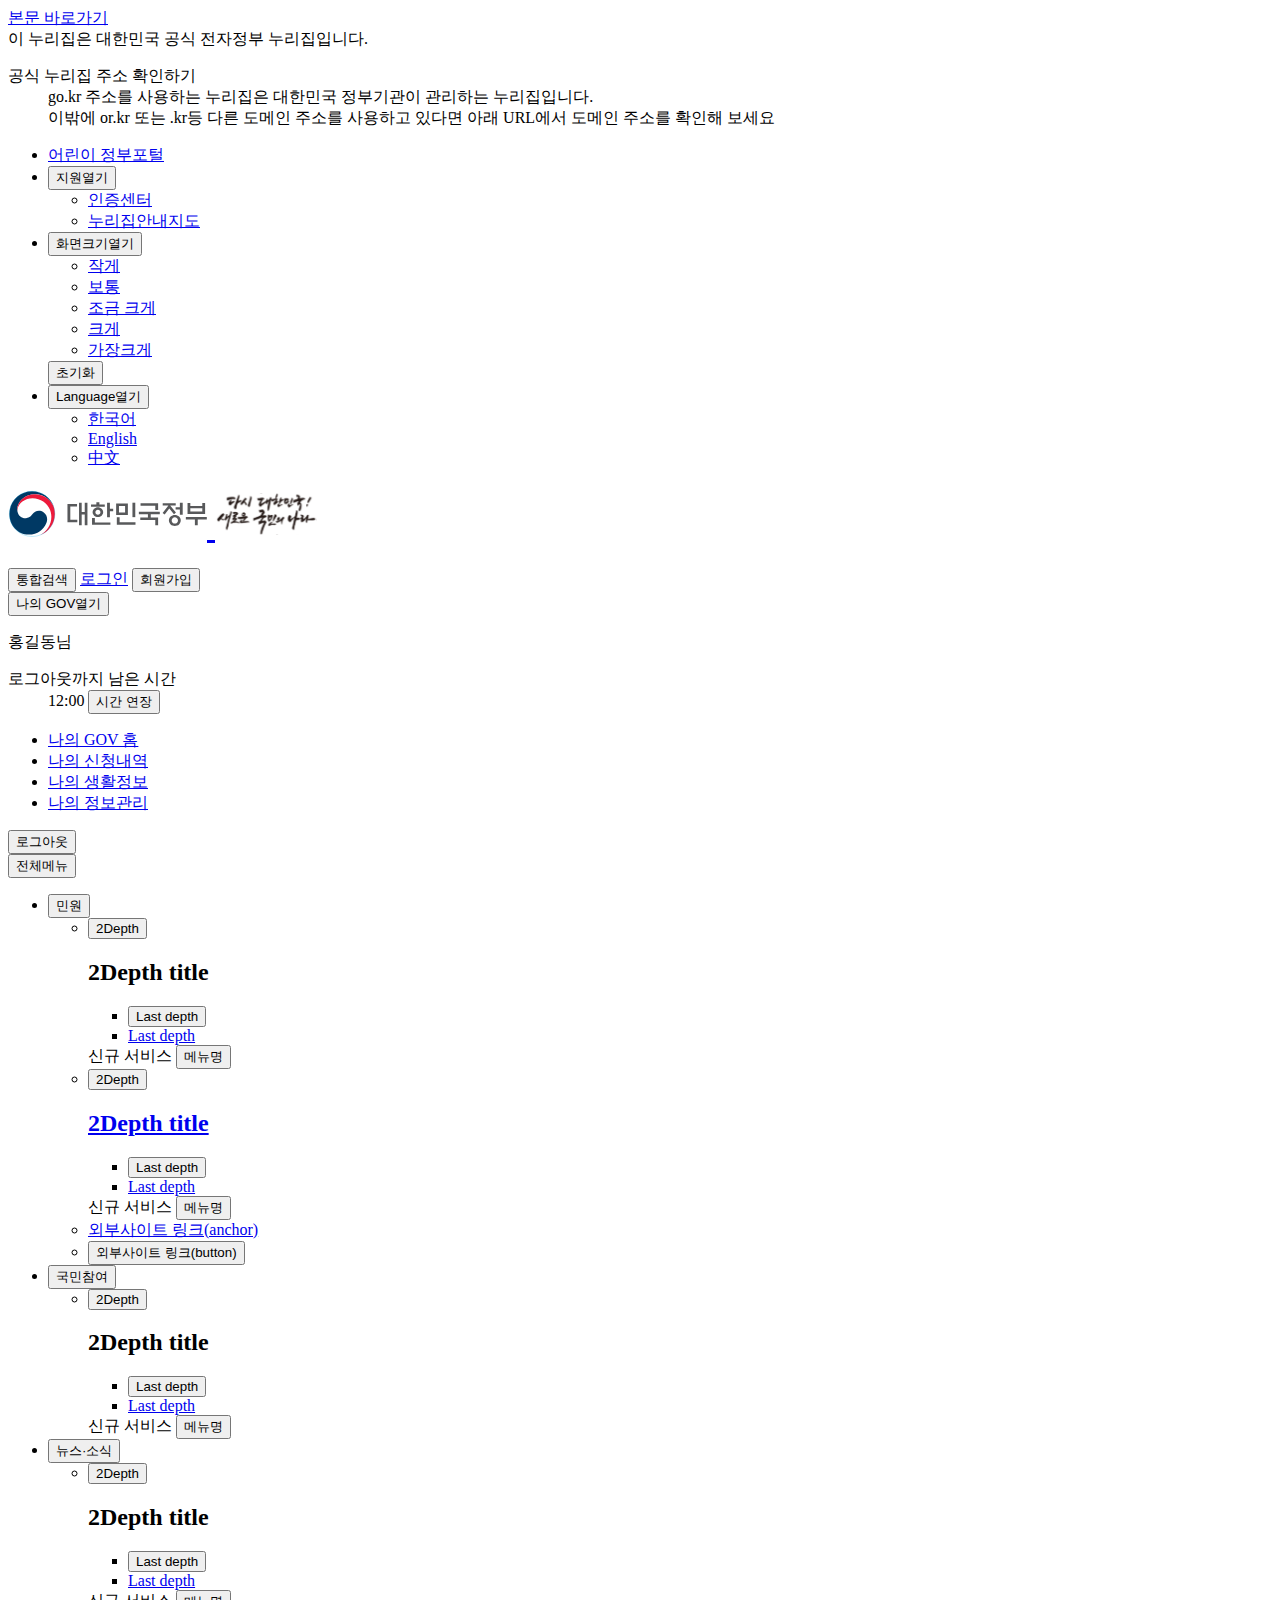
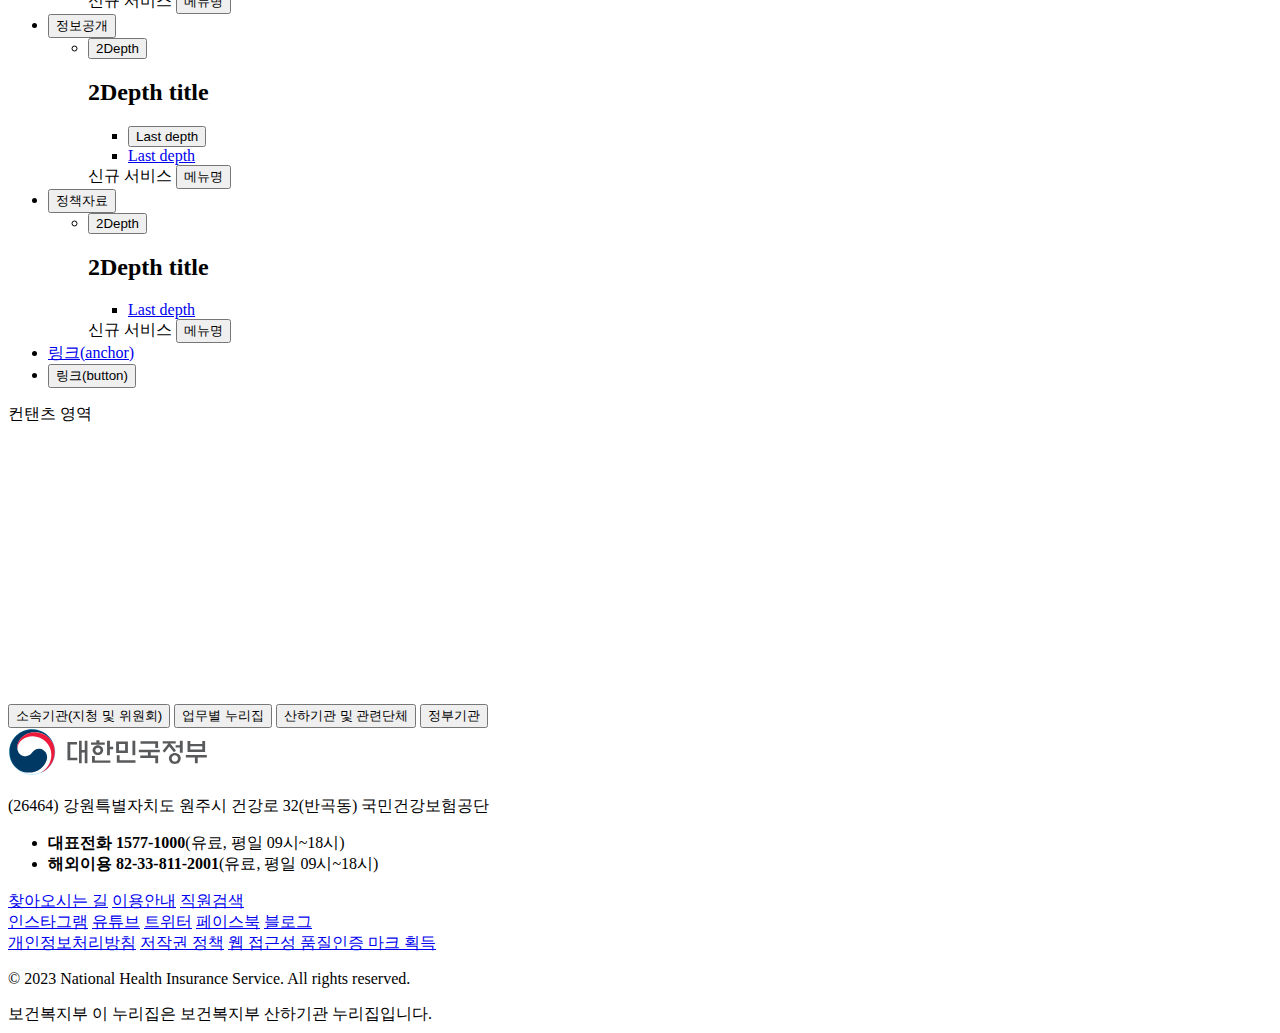
<file: 10706/Index.html>
<!DOCTYPE html>
<html lang="ko">

<head>
    <meta charset="UTF-8">
    <meta http-equiv="X-UA-Compatible" content="IE=edge" />
    <meta name="viewport"
        content="width=device-width, initial-scale=1.0, maximum-scale=1.0, minimum-scale=1.0, user-scalable=no" />
    <meta name="keywords" content="" />
    <meta name="description" content="" />
    <meta name="format-detection" content="telephone=no" />
    <link rel="apple-touch-icon" sizes="180x180" href="resources/img/guide/favicon_180.png">
    <link rel="icon" type="image/png" sizes="512x512" href="resources/img/guide/favicon_512.png">
    <link rel="icon" type="image/png" sizes="192x192" href="resources/img/guide/favicon_192.png">
    <link rel="icon" type="image/png" sizes="32x32" href="resources/img/guide/favicon_32.png">
    <title>메인3-2 - KRDS</title>
</head>

<body>
    <div id="wrap">
        <!-- 본문 바로가기 영역  -->
        <div id="skip-nav">
            <a href="#container">본문 바로가기</a>
        </div>
        <!-- //본문 바로가기 영역  -->

        <!-- Header will be loaded here -->
        <div id="header-placeholder"></div>

        <!-- 코드 들어가는 곳  -->
        <div style="height: 300px;">
            <p>컨탠츠 영역</p>
        </div>

        <!-- Footer will be loaded here -->
        <div id="footer-placeholder"></div>
    </div>

    <!-- 스크립트 : 라이브러리 -->
    <script src="resources/js/pattern/jquery.min.js"></script>
    <script src="resources/js/pattern/swiper-bundle.min.js"></script>

    <!-- 스크립트 : 패턴 페이지 -->
    <script src="resources/js/pattern/ui-pattern-script.js"></script>

    <!-- 스크립트 : 컴포넌트 -->
    <script src="resources/js/component/ui-script.js"></script>

    <!-- Load Header and Footer -->
    <script src="layout-loader.js"></script>

    <script>
        // Your existing Swiper code
        //행목주택
        const dBanHouseSwiper = new Swiper('#d-ban-house .swiper', {
            slidesPerView: 1,
            spaceBetween: 16,
            speed: 400,
            loop: true,
            autoplay: {
                delay: 3500,
                disableOnInteraction: false,
            },
            navigation: {
                nextEl: '#d-ban-house .swiper-button-next',
                prevEl: '#d-ban-house .swiper-button-prev',
            },
            pagination: {
                el: "#d-ban-house .swiper-pagination",
                type: "fraction",
            },
        });
        const $dBanHouseSwiperPlay = document.querySelector('#d-ban-house .swiper-button-play');
        const $dBanHouseSwiperStop = document.querySelector('#d-ban-house .swiper-button-stop');

        if ($dBanHouseSwiperPlay) {
            $dBanHouseSwiperPlay.style.display = "none";

            $dBanHouseSwiperPlay.addEventListener("click", () => {
                dBanHouseSwiper.autoplay.start();
                $dBanHouseSwiperStop.style.display = "";
                $dBanHouseSwiperPlay.style.display = "none";
            });

            $dBanHouseSwiperStop.addEventListener("click", () => {
                dBanHouseSwiper.autoplay.stop();
                $dBanHouseSwiperStop.style.display = "none";
                $dBanHouseSwiperPlay.style.display = "";
            });
        }

        //전기요금
        const dBanContsSwiper = new Swiper('#d-ban-conts .swiper', {
            slidesPerView: 1,
            spaceBetween: 16,
            speed: 400,
            loop: true,
            autoplay: {
                delay: 2500,
                disableOnInteraction: false,
            },
            navigation: {
                nextEl: '#d-ban-conts .swiper-button-next',
                prevEl: '#d-ban-conts .swiper-button-prev',
            },
            pagination: {
                el: "#d-ban-conts .swiper-pagination",
                type: "fraction",
            },
        });
        const $dBanContsSwiperPlay = document.querySelector('#d-ban-conts .swiper-button-play');
        const $dBanContsSwiperStop = document.querySelector('#d-ban-conts .swiper-button-stop');

        if ($dBanContsSwiperPlay) {
            $dBanContsSwiperPlay.style.display = "none";

            $dBanContsSwiperPlay.addEventListener("click", () => {
                dBanContsSwiper.autoplay.start();
                $dBanContsSwiperStop.style.display = "";
                $dBanContsSwiperPlay.style.display = "none";
            });

            $dBanContsSwiperStop.addEventListener("click", () => {
                dBanContsSwiper.autoplay.stop();
                $dBanContsSwiperStop.style.display = "none";
                $dBanContsSwiperPlay.style.display = "";
            });
        }

        //복합 콘텐츠
        const contentsSwiper = new Swiper('.contents-list .swiper', {
            slidesPerView: 3,
            spaceBetween: 24,
            speed: 400,
            breakpoints: {
                300: {
                    slidesPerView: "auto",
                },
                1024: {
                    slidesPerView: 2,
                },
                1300: {
                    slidesPerView: 3,
                },
            },
            navigation: {
                nextEl: '.contents-list .swiper-button-next',
                prevEl: '.contents-list .swiper-button-prev',
            },
            pagination: {
                el: ".contents-list .swiper-pagination",
                clickable: true,
            },
        });

        //서비스
        const serviceSwiper = new Swiper('.service-list .swiper', {
            spaceBetween: 24,
            speed: 400,
            loop: true,
            breakpoints: {
                300: {
                    slidesPerView: 1
                },
                600: {
                    slidesPerView: 2
                },
                1024: {
                    slidesPerView: 3
                },
                1300: {
                    slidesPerView: 4
                },
            },
            autoplay: {
                delay: 2500,
                disableOnInteraction: false,
            },
            navigation: {
                nextEl: '.service-list .swiper-button-next',
                prevEl: '.service-list .swiper-button-prev',
            },
            pagination: {
                el: ".service-list .swiper-pagination",
                type: "fraction",
            },
        });
        const $serviceSwiperPlay = document.querySelector('.service-list .swiper-button-play');
        const $serviceSwiperStop = document.querySelector('.service-list .swiper-button-stop');

        if ($serviceSwiperPlay) {
            $serviceSwiperPlay.style.display = "none";

            $serviceSwiperPlay.addEventListener("click", () => {
                serviceSwiper.autoplay.start();
                $serviceSwiperStop.style.display = "";
                $serviceSwiperPlay.style.display = "none";
            });

            $serviceSwiperStop.addEventListener("click", () => {
                serviceSwiper.autoplay.stop();
                $serviceSwiperStop.style.display = "none";
                $serviceSwiperPlay.style.display = "";
            });
        }
    </script>

</body>

</html>
</file>
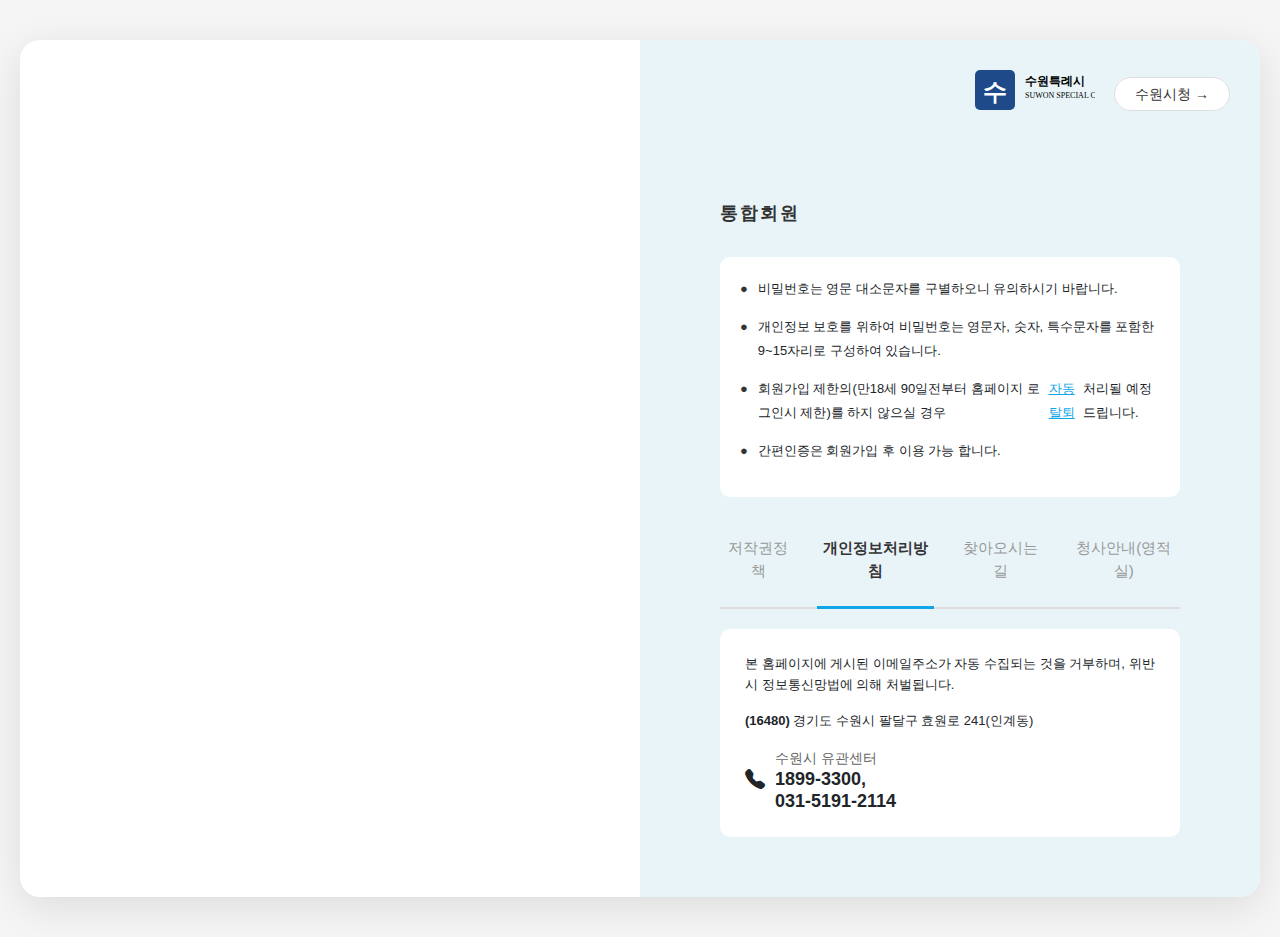
<file: temp_login(dont modify).html>
<!DOCTYPE html>
<html lang="ko">

<head>
    <meta charset="UTF-8">
    <meta name="viewport" content="width=device-width, initial-scale=1.0">
    <title>수원특례시 - 로그인</title>
    <link href="https://cdn.jsdelivr.net/npm/bootstrap@5.3.0/dist/css/bootstrap.min.css" rel="stylesheet">
    <link rel="stylesheet" href="https://cdn.jsdelivr.net/npm/bootstrap-icons@1.10.0/font/bootstrap-icons.css">
    <style>
        body {
            background: #f5f5f5;
            font-family: 'Noto Sans KR', sans-serif;
            min-height: 100vh;
        }

        @keyframes slideInFromLeft {
            from {
                opacity: 0;
                transform: translateX(-100px);
            }

            to {
                opacity: 1;
                transform: translateX(0);
            }
        }

        .animate-slide {
            animation: slideInFromLeft 0.8s ease-out forwards;
        }

        .login-section>* {
            opacity: 0;
        }

        .login-section>*:nth-child(1) {
            animation: slideInFromLeft 0.6s ease-out 0.1s forwards;
        }

        .login-section>*:nth-child(2) {
            animation: slideInFromLeft 0.6s ease-out 0.2s forwards;
        }

        .login-section>*:nth-child(3) {
            animation: slideInFromLeft 0.6s ease-out 0.3s forwards;
        }

        .login-section>*:nth-child(4) {
            animation: slideInFromLeft 0.6s ease-out 0.4s forwards;
        }

        .login-section>*:nth-child(5) {
            animation: slideInFromLeft 0.6s ease-out 0.5s forwards;
        }

        .login-section>*:nth-child(6) {
            animation: slideInFromLeft 0.6s ease-out 0.6s forwards;
        }

        .login-section>*:nth-child(7) {
            animation: slideInFromLeft 0.6s ease-out 0.7s forwards;
        }

        .login-section>*:nth-child(8) {
            animation: slideInFromLeft 0.6s ease-out 0.8s forwards;
        }

        .main-container {
            max-width: 1400px;
            margin: 0 auto;
            padding: 40px 20px;
        }

        .login-wrapper {
            display: flex;
            background: white;
            border-radius: 20px;
            box-shadow: 0 10px 40px rgba(0, 0, 0, 0.1);
            overflow: hidden;
            min-height: 600px;
        }

        .login-section {
            flex: 1;
            padding: 60px 80px;
        }

        .info-section {
            flex: 1;
            background: #e8f4f8;
            padding: 60px 80px;
            position: relative;
        }

        .logo-header {
            position: absolute;
            top: 30px;
            right: 30px;
        }

        .logo-header img {
            height: 50px;
        }

        .logo-btn {
            background: white;
            border: 1px solid #ddd;
            padding: 8px 20px;
            border-radius: 20px;
            margin-left: 15px;
            color: #333;
            text-decoration: none;
            font-size: 14px;
        }

        .page-title {
            font-size: 42px;
            font-weight: 700;
            color: #1e4a8a;
            margin-bottom: 50px;
        }

        .integrated-badge {
            display: inline-flex;
            align-items: center;
            background: #0ea5e9;
            color: white;
            padding: 8px 15px;
            border-radius: 20px;
            font-size: 14px;
            font-weight: 600;
            margin-bottom: 30px;
        }

        .integrated-badge i {
            margin-right: 8px;
        }

        .integrated-title {
            font-size: 18px;
            font-weight: 700;
            color: #333;
            margin-bottom: 30px;
            letter-spacing: 2px;
        }

        .form-control {
            padding: 15px;
            border-radius: 8px;
            border: 1px solid #ddd;
            font-size: 14px;
        }

        .form-control:focus {
            border-color: #1e4a8a;
            box-shadow: 0 0 0 0.2rem rgba(30, 74, 138, 0.15);
        }

        .password-toggle {
            position: absolute;
            right: 15px;
            top: 50%;
            transform: translateY(-50%);
            cursor: pointer;
            color: #999;
        }

        .btn-login {
            width: 100%;
            padding: 15px;
            background: #1e4a8a;
            border: none;
            border-radius: 8px;
            color: white;
            font-size: 16px;
            font-weight: 600;
            margin-top: 20px;
        }

        .btn-login:hover {
            background: #153a6f;
        }

        .login-links {
            display: flex;
            justify-content: center;
            gap: 20px;
            margin-top: 20px;
            font-size: 14px;
        }

        .login-links a {
            color: #666;
            text-decoration: none;
        }

        .login-links a:hover {
            color: #1e4a8a;
        }

        .social-login {
            margin-top: 50px;
        }

        .social-login h3 {
            font-size: 16px;
            font-weight: 700;
            margin-bottom: 20px;
        }

        .social-icons {
            display: flex;
            gap: 10px;
            flex-wrap: wrap;
        }

        .social-icon {
            width: 48px;
            height: 48px;
            border-radius: 8px;
            display: flex;
            align-items: center;
            justify-content: center;
            cursor: pointer;
            transition: transform 0.2s;
        }

        .social-icon:hover {
            transform: scale(1.1);
        }

        .info-notice {
            background: white;
            padding: 20px;
            border-radius: 10px;
            margin-bottom: 20px;
            font-size: 13px;
            line-height: 1.8;
        }

        .info-notice p {
            margin-bottom: 15px;
            display: flex;
            align-items: flex-start;
        }

        .info-notice p::before {
            content: "●";
            margin-right: 10px;
            color: #333;
            flex-shrink: 0;
        }

        .info-link {
            color: #0ea5e9;
            text-decoration: underline;
        }

        .tab-buttons {
            display: flex;
            gap: 20px;
            margin-top: 30px;
            padding-bottom: 15px;
            border-bottom: 2px solid #ddd;
        }

        .tab-btn {
            background: none;
            border: none;
            padding: 10px 5px;
            font-size: 15px;
            color: #999;
            cursor: pointer;
            position: relative;
        }

        .tab-btn.active {
            color: #333;
            font-weight: 700;
        }

        .tab-btn.active::after {
            content: "";
            position: absolute;
            bottom: -17px;
            left: 0;
            right: 0;
            height: 3px;
            background: #0ea5e9;
        }

        .contact-info {
            background: white;
            padding: 25px;
            border-radius: 10px;
            margin-top: 20px;
        }

        .contact-info p {
            font-size: 13px;
            margin-bottom: 15px;
            line-height: 1.6;
        }

        .phone-numbers {
            display: flex;
            align-items: center;
            gap: 10px;
            margin-top: 15px;
        }

        .phone-numbers i {
            font-size: 20px;
        }

        .phone-numbers div h4 {
            font-size: 18px;
            font-weight: 700;
            margin: 0;
        }

        .phone-numbers div p {
            font-size: 14px;
            color: #666;
            margin: 0;
        }

        .copyright {
            text-align: center;
            color: #999;
            font-size: 12px;
            margin-top: 40px;
        }
    </style>
</head>

<body>
    <div class="main-container">
        <div class="login-wrapper">
            <!-- Left Section - Login Form -->
            <div class="login-section">
                <h1 class="page-title">로그인</h1>

                <div class="integrated-badge">
                    <i class="bi bi-check-circle-fill"></i>
                    통합회원
                </div>

                <div class="mb-3">
                    <input type="text" class="form-control" placeholder="아이디를 입력해주세요.">
                </div>

                <div class="mb-3 position-relative">
                    <input type="password" class="form-control" placeholder="비밀번호를 입력해주세요.">
                    <i class="bi bi-eye-slash password-toggle"></i>
                </div>

                <button class="btn btn-login">로그인</button>

                <div class="login-links">
                    <a href="#">아이디/비밀번호 찾기</a>
                    <span>|</span>
                    <a href="#">회원가입</a>
                </div>

                <div class="social-login">
                    <h3>간편인증</h3>
                    <div class="social-icons">
                        <div class="social-icon" style="background: #FEE500;">
                            <img src="data:image/svg+xml,%3Csvg xmlns='http://www.w3.org/2000/svg' viewBox='0 0 24 24' width='30' height='30'%3E%3Cpath fill='%23000' d='M12 3c5.799 0 10.5 3.664 10.5 8.185 0 4.52-4.701 8.184-10.5 8.184a13.5 13.5 0 0 1-1.727-.11l-4.408 2.883c-.501.265-.678.236-.472-.413l.892-3.678c-2.88-1.46-4.785-3.99-4.785-6.866C1.5 6.665 6.201 3 12 3z'/%3E%3C/svg%3E"
                                alt="KakaoTalk">
                        </div>
                        <div class="social-icon" style="background: #FFE100;">
                            <span style="font-weight: 900; font-size: 20px;">KB</span>
                        </div>
                        <div class="social-icon" style="background: #E2001B;">
                            <span style="color: white; font-weight: 900; font-size: 16px;">PASS</span>
                        </div>
                        <div class="social-icon" style="background: #E20112;">
                            <span style="color: white; font-weight: 700; font-size: 14px;">PASS</span>
                        </div>
                        <div class="social-icon" style="background: #1E5EBA;">
                            <span style="color: white; font-weight: 900; font-size: 14px;">PASS</span>
                        </div>
                        <div class="social-icon" style="background: #2DB400;">
                            <span style="color: white; font-weight: 900; font-size: 20px;">N</span>
                        </div>
                        <div class="social-icon" style="background: #3A87F1;">
                            <span style="color: white; font-weight: 900; font-size: 16px;">삼성</span>
                        </div>
                        <div class="social-icon" style="background: #1EC8FF;">
                            <img src="data:image/svg+xml,%3Csvg xmlns='http://www.w3.org/2000/svg' viewBox='0 0 24 24' width='28' height='28'%3E%3Cpath fill='white' d='M12 2L2 7v10c0 5.55 3.84 10.74 9 12 5.16-1.26 9-6.45 9-12V7l-10-5z'/%3E%3C/svg%3E"
                                alt="Payco">
                        </div>
                        <div class="social-icon" style="background: #00BFA5;">
                            <span style="color: white; font-weight: 900; font-size: 16px;">toss</span>
                        </div>
                        <div class="social-icon" style="background: #3A5BA8;">
                            <i class="bi bi-shield-check" style="color: white; font-size: 24px;"></i>
                        </div>
                        <div class="social-icon" style="background: #00C7BE;">
                            <span style="color: white; font-weight: 900; font-size: 20px;">K</span>
                        </div>
                    </div>
                </div>

                <div class="copyright">
                    COPYRIGHT © 2018 SUWON SPECIAL CITY ALL RIGHTS RESERVED.
                </div>
            </div>

            <!-- Right Section - Information -->
            <div class="info-section">
                <div class="logo-header">
                    <img src="data:image/svg+xml,%3Csvg xmlns='http://www.w3.org/2000/svg' viewBox='0 0 120 50'%3E%3Crect fill='%231e4a8a' width='40' height='40' rx='5'/%3E%3Ctext x='20' y='30' fill='white' font-size='24' font-weight='bold' text-anchor='middle'%3E수%3C/text%3E%3Ctext x='50' y='15' font-size='12' font-weight='bold'%3E수원특례시%3C/text%3E%3Ctext x='50' y='28' font-size='8'%3ESUWON SPECIAL CITY%3C/text%3E%3C/svg%3E"
                        alt="수원특례시">
                    <a href="#" class="logo-btn">수원시청 →</a>
                </div>

                <div style="margin-top: 100px;">
                    <div class="integrated-title">통합회원</div>

                    <div class="info-notice">
                        <p>비밀번호는 영문 대소문자를 구별하오니 유의하시기 바랍니다.</p>
                        <p>개인정보 보호를 위하여 비밀번호는 영문자, 숫자, 특수문자를 포함한 9~15자리로 구성하여 있습니다.</p>
                        <p>회원가입 제한의(만18세 90일전부터 홈페이지 로그인시 제한)를 하지 않으실 경우 <a href="#" class="info-link">자동 탈퇴</a> 처리될
                            예정드립니다.</p>
                        <p>간편인증은 회원가입 후 이용 가능 합니다.</p>
                    </div>

                    <div class="tab-buttons">
                        <button class="tab-btn">저작권정책</button>
                        <button class="tab-btn active">개인정보처리방침</button>
                        <button class="tab-btn">찾아오시는 길</button>
                        <button class="tab-btn">청사안내(영적실)</button>
                    </div>

                    <div class="contact-info">
                        <p>본 홈페이지에 게시된 이메일주소가 자동 수집되는 것을 거부하며, 위반 시 정보통신망법에 의해 처벌됩니다.</p>
                        <p><strong>(16480)</strong> 경기도 수원시 팔달구 효원로 241(인계동)</p>
                        <div class="phone-numbers">
                            <i class="bi bi-telephone-fill"></i>
                            <div>
                                <p>수원시 유관센터</p>
                                <h4>1899-3300,</h4>
                                <h4>031-5191-2114</h4>
                            </div>
                        </div>
                    </div>
                </div>
            </div>
        </div>
    </div>

    <script src="https://cdn.jsdelivr.net/npm/bootstrap@5.3.0/dist/js/bootstrap.bundle.min.js"></script>
    <script>
        // Password toggle functionality
        document.querySelector('.password-toggle').addEventListener('click', function () {
            const passwordInput = document.querySelector('input[type="password"]');
            if (passwordInput.type === 'password') {
                passwordInput.type = 'text';
                this.classList.remove('bi-eye-slash');
                this.classList.add('bi-eye');
            } else {
                passwordInput.type = 'password';
                this.classList.remove('bi-eye');
                this.classList.add('bi-eye-slash');
            }
        });
    </script>
</body>

</html>
</file>
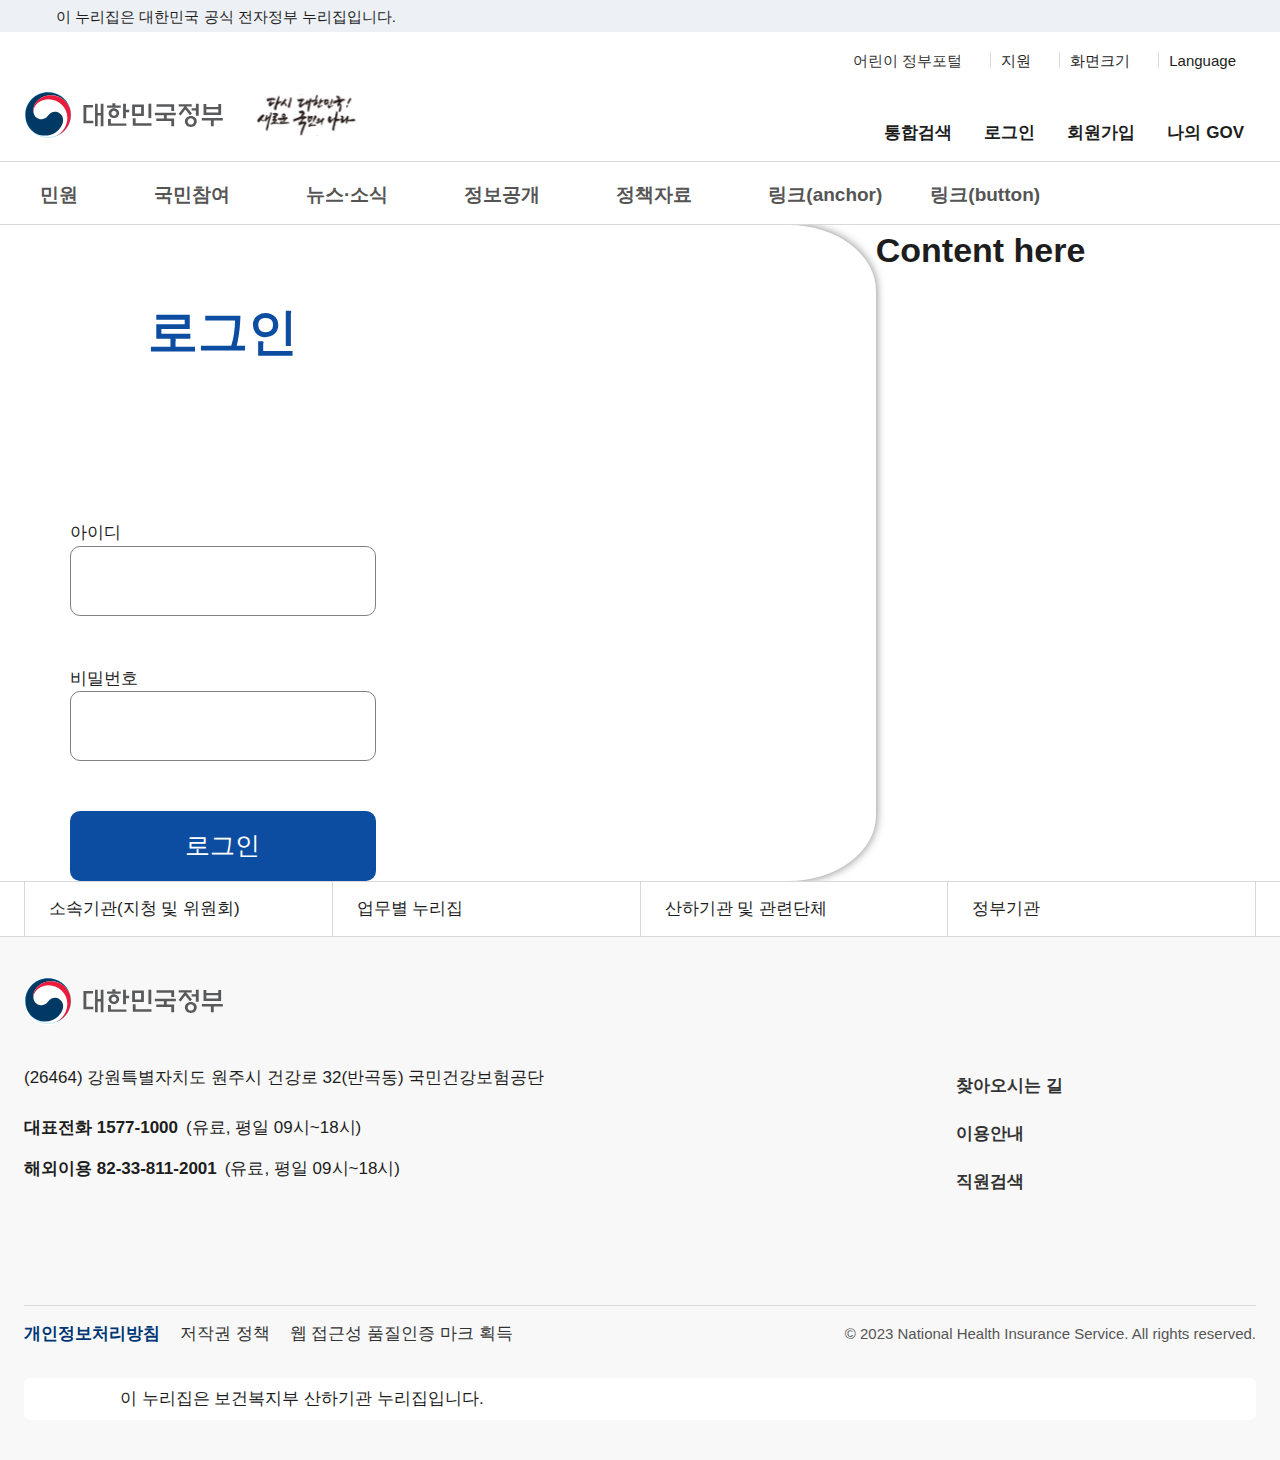
<file: 10706/Index_login.html>
<!DOCTYPE html>
<html lang="ko">

<head>
    <!--
	# 프로젝트명 : [팀빌딩 Round2]팀 포스터 만들기
	# 파일설명 : 팀 포스터를 만들기 위한 디자인 자료조사
	# 파일버전 : 1.0.0
	# 생성일 : 2025.05.31
	# 생성자 : 노승현
	# 수정일 : -
	# 수정자 : -
	# 작업내용 : 문서 환경설정 복습 적용
	-->

    <!-- 문서정보(metadata), seo, 반응형, 문자설정등을 적용하는 <meta> tag -->
    <meta charset="UTF-8">
    <meta http-equiv="X-UA-Compatible" content="IE=edge" />
    <meta name="viewport"
        content="width=device-width, initial-scale=1.0, maximum-scale=1.0, minimum-scale=1.0, user-scalable=no" />
    <meta name="keywords" content="" />
    <meta name="description" content="" />
    <meta name="format-detection" content="telephone=no" />
    <link rel="apple-touch-icon" sizes="180x180" href="resources/img/guide/favicon_180.png">
    <link rel="icon" type="image/png" sizes="512x512" href="resources/img/guide/favicon_512.png">
    <link rel="icon" type="image/png" sizes="192x192" href="resources/img/guide/favicon_192.png">
    <link rel="icon" type="image/png" sizes="32x32" href="resources/img/guide/favicon_32.png">
    <title>이것이 실무 프로젝트다</title>
    <!-- //문서정보(metadata), seo, 반응형, 문자설정등을 적용하는 <meta> tag -->

    <link href="resources/css/swiper-bundle.min.css" type="text/css" rel="stylesheet" />

    <link href="resources/css/pattern_css.css" rel="stylesheet" />
    <!-- hyun 2025-12-11 : 전자정부 UI/UX 프레임워크 link -->

    <link href="https://cdn.jsdelivr.net/npm/bootstrap@5.3.8/dist/css/bootstrap.min.css" rel="stylesheet"
        integrity="sha384-sRIl4kxILFvY47J16cr9ZwB07vP4J8+LH7qKQnuqkuIAvNWLzeN8tE5YBujZqJLB" crossorigin="anonymous">
    <!-- hyun 2025-12-11 : 부트스트랩 CSS 프레임워크 link -->

    <link href="resources/css/my/hyun.css" rel="stylesheet" />
    <!-- hyun 2025-12-11 : 로그인영역용 CSS link -->
</head>

<body>
    <div id="wrap">
        <!-- 본문 바로가기 영역  -->
        <div id="skip-nav">
            <a href="#container">본문 바로가기</a>
        </div>
        <!-- //본문 바로가기 영역  -->

        <!-- Header will be loaded here -->
        <div id="header-placeholder"></div>

        <!-- 코드 들어가는 곳  -->

        <!-- 컨텐츠 영역 -->
        <div class="container">
            <div class="login-border">
                <h1 class="login-font">로그인</h1>
                <form>
                    <div class="iddiv">
                        <label for="id" class="swid">아이디</label>
                        <input type="text" id="id" name="id filler">
                    </div>
                    <div class="iddiv2">
                        <label for="id" class="swid">비밀번호</label>
                        <input type="password" id="id" name="id filler">
                    </div>
                    <button class="loginbt">로그인</button>
                </form>
            </div>
            <div>
                <h1>Content here</h1>
            </div>

        </div>
        <!-- //컨텐츠 영역 -->

        <!-- Footer will be loaded here -->
        <div id="footer-placeholder"></div>
    </div>

    <!-- 스크립트 : 라이브러리 -->
    <script src="resources/js/pattern/jquery.min.js"></script>
    <script src="resources/js/pattern/swiper-bundle.min.js"></script>

    <!-- 스크립트 : 패턴 페이지 -->
    <script src="resources/js/pattern/ui-pattern-script.js"></script>

    <!-- 스크립트 : 컴포넌트 -->
    <script src="resources/js/component/ui-script.js"></script>

    <!-- Load Header and Footer -->
    <script src="layout-loader.js"></script>

    <script>
        // Your existing Swiper code
        //행목주택
        const dBanHouseSwiper = new Swiper('#d-ban-house .swiper', {
            slidesPerView: 1,
            spaceBetween: 16,
            speed: 400,
            loop: true,
            autoplay: {
                delay: 3500,
                disableOnInteraction: false,
            },
            navigation: {
                nextEl: '#d-ban-house .swiper-button-next',
                prevEl: '#d-ban-house .swiper-button-prev',
            },
            pagination: {
                el: "#d-ban-house .swiper-pagination",
                type: "fraction",
            },
        });
        const $dBanHouseSwiperPlay = document.querySelector('#d-ban-house .swiper-button-play');
        const $dBanHouseSwiperStop = document.querySelector('#d-ban-house .swiper-button-stop');

        if ($dBanHouseSwiperPlay) {
            $dBanHouseSwiperPlay.style.display = "none";

            $dBanHouseSwiperPlay.addEventListener("click", () => {
                dBanHouseSwiper.autoplay.start();
                $dBanHouseSwiperStop.style.display = "";
                $dBanHouseSwiperPlay.style.display = "none";
            });

            $dBanHouseSwiperStop.addEventListener("click", () => {
                dBanHouseSwiper.autoplay.stop();
                $dBanHouseSwiperStop.style.display = "none";
                $dBanHouseSwiperPlay.style.display = "";
            });
        }

        //전기요금
        const dBanContsSwiper = new Swiper('#d-ban-conts .swiper', {
            slidesPerView: 1,
            spaceBetween: 16,
            speed: 400,
            loop: true,
            autoplay: {
                delay: 2500,
                disableOnInteraction: false,
            },
            navigation: {
                nextEl: '#d-ban-conts .swiper-button-next',
                prevEl: '#d-ban-conts .swiper-button-prev',
            },
            pagination: {
                el: "#d-ban-conts .swiper-pagination",
                type: "fraction",
            },
        });
        const $dBanContsSwiperPlay = document.querySelector('#d-ban-conts .swiper-button-play');
        const $dBanContsSwiperStop = document.querySelector('#d-ban-conts .swiper-button-stop');

        if ($dBanContsSwiperPlay) {
            $dBanContsSwiperPlay.style.display = "none";

            $dBanContsSwiperPlay.addEventListener("click", () => {
                dBanContsSwiper.autoplay.start();
                $dBanContsSwiperStop.style.display = "";
                $dBanContsSwiperPlay.style.display = "none";
            });

            $dBanContsSwiperStop.addEventListener("click", () => {
                dBanContsSwiper.autoplay.stop();
                $dBanContsSwiperStop.style.display = "none";
                $dBanContsSwiperPlay.style.display = "";
            });
        }

        //복합 콘텐츠
        const contentsSwiper = new Swiper('.contents-list .swiper', {
            slidesPerView: 3,
            spaceBetween: 24,
            speed: 400,
            breakpoints: {
                300: {
                    slidesPerView: "auto",
                },
                1024: {
                    slidesPerView: 2,
                },
                1300: {
                    slidesPerView: 3,
                },
            },
            navigation: {
                nextEl: '.contents-list .swiper-button-next',
                prevEl: '.contents-list .swiper-button-prev',
            },
            pagination: {
                el: ".contents-list .swiper-pagination",
                clickable: true,
            },
        });

        //서비스
        const serviceSwiper = new Swiper('.service-list .swiper', {
            spaceBetween: 24,
            speed: 400,
            loop: true,
            breakpoints: {
                300: {
                    slidesPerView: 1
                },
                600: {
                    slidesPerView: 2
                },
                1024: {
                    slidesPerView: 3
                },
                1300: {
                    slidesPerView: 4
                },
            },
            autoplay: {
                delay: 2500,
                disableOnInteraction: false,
            },
            navigation: {
                nextEl: '.service-list .swiper-button-next',
                prevEl: '.service-list .swiper-button-prev',
            },
            pagination: {
                el: ".service-list .swiper-pagination",
                type: "fraction",
            },
        });
        const $serviceSwiperPlay = document.querySelector('.service-list .swiper-button-play');
        const $serviceSwiperStop = document.querySelector('.service-list .swiper-button-stop');

        if ($serviceSwiperPlay) {
            $serviceSwiperPlay.style.display = "none";

            $serviceSwiperPlay.addEventListener("click", () => {
                serviceSwiper.autoplay.start();
                $serviceSwiperStop.style.display = "";
                $serviceSwiperPlay.style.display = "none";
            });

            $serviceSwiperStop.addEventListener("click", () => {
                serviceSwiper.autoplay.stop();
                $serviceSwiperStop.style.display = "none";
                $serviceSwiperPlay.style.display = "";
            });
        }
    </script>

</body>

</html>
</file>
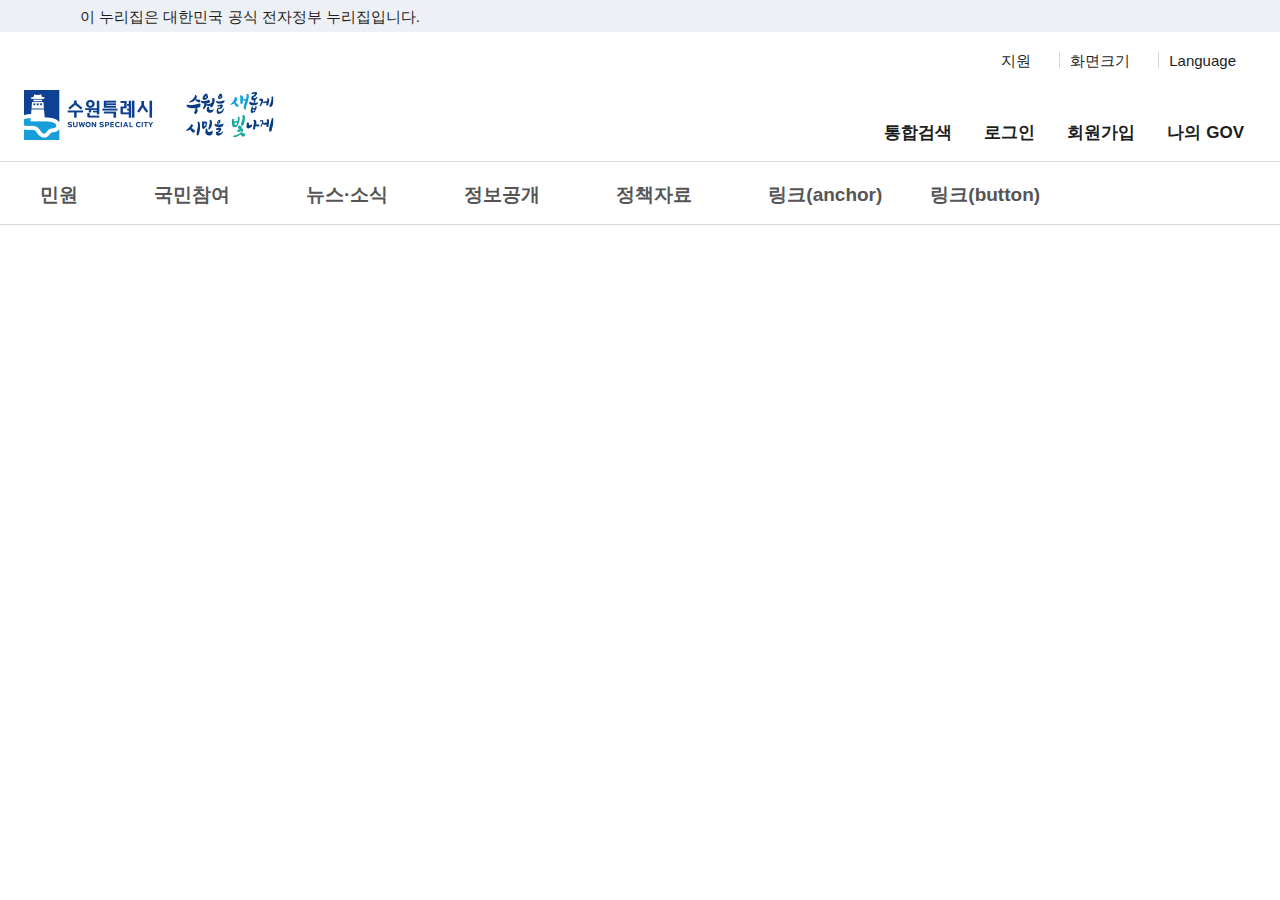
<file: Sign_Up/header.html>
<!doctype html>
<html lang="ko">

<head>
    <meta charset="UTF-8">
    <meta name="viewport" content="width=device-width, initial-scale=1.0">
    <link href="resources/css/pattern.css" type="text/css" rel="stylesheet" />
    <style>
        body {
            margin: 0;
            padding: 0;
        }
    </style>
</head>

<body>
    <div id="skip-nav">
        <a href="#container">본문 바로가기</a>
    </div>

    <!-- //본문 바로가기 영역  -->

    <!-- 상단 배너영역  -->
    <div id="header-top">
        <div class="toggle-wrap">
            <div class="toggle-head">
                <div class="inner">
                    <span class="nuri-txt">이 누리집은 대한민국 공식 전자정부 누리집입니다.</span>
                    <!--<button type="button" class="btn btn-txt ico-arr-down toggle-btn xsm">공식 누리집 확인방법<span
                                class="sr-only">열기</span></button>-->
                </div>
            </div>
            <div class="toggle-body">
                <div class="inner">
                    <dl class="dl nuri">
                        <dt class="dt">공식 누리집 주소 확인하기</dt>
                        <dd class="dd">go.kr 주소를 사용하는 누리집은 대한민국 정부기관이 관리하는 누리집입니다.<br class="br">이밖에 or.kr 또는 .kr등
                            다른 도메인 주소를
                            사용하고
                            있다면 아래 URL에서
                            도메인 주소를 확인해
                            보세요</dd>
                        <dd><a href="#" class="btn btn-txt ico-go xsm" target="_blank">운영중인 공식 누리집보기</a></dd>
                    </dl>
                </div>
            </div>
        </div>
    </div>
    <!-- //상단 배너영역  -->

    <!-- 헤더 영역 -->
    <header id="header">
        <!-- 헤더 컨텐츠 영역  -->
        <div class="header-in">
            <!-- 헤더 상단 기타메뉴 -->
            <div class="head-body">
                <div class="inner">
                    <div class="head-etc">
                        <ul class="etc-ul">
                            <li class="li">
                                <div class="krds-drop-wrap">
                                    <button type="button" class="btn btn-txt ico-arr-down xsm drop-btn">지원</button>
                                    <div class="drop-menu">
                                        <div class="drop-in">
                                            <ul class="drop-list">
                                                <li><a href="#" class="item-link">인증센터</a>
                                                </li>
                                                <li><a href="#" class="item-link">누리집안내지도</a></li>
                                            </ul>
                                        </div>
                                    </div>
                                </div>
                            </li>
                            <li class="li">
                                <div class="krds-drop-wrap zoom-drop">
                                    <button type="button" class="btn btn-txt ico-arr-down xsm drop-btn">화면크기</button>
                                    <div class="drop-menu">
                                        <div class="drop-in">
                                            <ul class="drop-list">
                                                <li><a href="#" class="item-link xsm">작게</a></li>
                                                <li><a href="#" class="item-link sm active">보통</a></li>
                                                <li><a href="#" class="item-link md">조금 크게</a></li>
                                                <li><a href="#" class="item-link lg">크게</a></li>
                                                <li><a href="#" class="item-link xlg">가장크게</a></li>
                                            </ul>
                                            <div class="drop-btm-btn">
                                                <button type="button"
                                                    class="btn sm btn-txt ico-reset ico-before">초기화</button>
                                            </div>
                                        </div>
                                    </div>
                                </div>
                            </li>
                            <li class="li">
                                <div class="krds-drop-wrap">
                                    <button type="button"
                                        class="btn btn-txt ico-arr-down xsm drop-btn">Language</button>
                                    <div class="drop-menu">
                                        <div class="drop-in">
                                            <ul class="drop-list">
                                                <li><a href="#" class="item-link ico-go" target="_blank">한국어</a>
                                                </li>
                                                <li><a href="#" class="item-link ico-go" target="_blank">English</a>
                                                </li>
                                                <li><a href="#" class="item-link ico-go" target="_blank">中文</a></li>
                                            </ul>
                                        </div>
                                    </div>
                                </div>
                            </li>
                        </ul>
                    </div>
                    <div class="head-in">
                        <h1 class="logo">
                            <a href="worksheet.html">
                                <img src="resources/img/pattern/layout/logo.png" class="logo-im"
                                    alt="수원특례시 SUWON SPECIAL CITY">
                                <img src="resources/img/pattern/layout/logo_text.png" class="logo_text"
                                    alt="수원을 새롭게 시민을 빛나게">
                            </a>
                        </h1>
                        <div class="right ">
                            <button type="button" class="btn-navi sch" title="통합검색 레이어"
                                onclick="common.popupEvent('#popTotalSch');">통합검색</button>
                            <a href="#" class="btn-navi login">로그인</a>
                            <button type="button" class="btn-navi join">회원가입</button>
                            <div class="krds-drop-wrap my-drop">
                                <button type="button" class="btn-navi my drop-btn">나의 GOV</button>
                                <div class="drop-menu">
                                    <div class="drop-in">
                                        <div class="drop-top-info">
                                            <p class="my-name">홍길동님</p>
                                            <dl class="my-time">
                                                <dt>로그아웃까지 남은 시간</dt>
                                                <dd>
                                                    <span class="time">12:00</span>
                                                    <button type="button" class="btn sm btn-txt">시간 연장</button>
                                                </dd>
                                            </dl>
                                        </div>
                                        <ul class="drop-list">
                                            <li><a href="#" class="item-link">나의 GOV 홈</a></li>
                                            <li><a href="#" class="item-link">나의 신청내역</a></li>
                                            <li><a href="#" class="item-link">나의 생활정보</a></li>
                                            <li><a href="#" class="item-link">나의 정보관리</a></li>
                                        </ul>
                                        <div class="drop-btm-btn">
                                            <button type="button"
                                                class="btn sm btn-txt ico-log ico-before">로그아웃</button>
                                        </div>
                                    </div>
                                </div>
                            </div>
                            <button type="button" class="btn-navi all" aria-controls="mobile-nav">전체메뉴</button>
                        </div>
                    </div>
                </div>
            </div>
            <!-- //헤더 상단 기타메뉴 -->

            <!-- 웹 : 메뉴 영역 -->
            <nav class="krds-gnb">
                <div class="inner">
                    <ul class="gnb-menu">

                        <li>
                            <button type="button" class="gnb-main-trigger" data-trigger="gnb">민원</button>
                            <!-- gnb-toggle-wrap -->
                            <div class="gnb-toggle-wrap">
                                <!-- gnb-main-list -->
                                <div class="gnb-main-list" data-has-submenu="true">
                                    <ul>
                                        <li>
                                            <button type="button" class="gnb-sub-trigger"
                                                data-trigger="gnb">2Depth</button>
                                            <!-- gnb-sub-list -->
                                            <div class="gnb-sub-list">
                                                <div class="gnb-sub-content">
                                                    <h2 class="sub-title"><span>2Depth title</span></h2>
                                                    <ul>
                                                        <li><button type="button">Last depth</button></li>
                                                        <li><a href="#">Last depth</a></li>
                                                    </ul>
                                                </div>
                                                <div class="gnb-sub-banner">
                                                    <span class="krds-badge bg1">신규 서비스</span>
                                                    <button type="button" class="krds-btn large text">메뉴명 <i
                                                            class="svg-icon ico-angle right"></i></button>
                                                </div>
                                            </div>
                                            <!-- //gnb-sub-list -->
                                        </li>
                                        <li>
                                            <button type="button" class="gnb-sub-trigger"
                                                data-trigger="gnb">2Depth</button>
                                            <!-- gnb-sub-list -->
                                            <div class="gnb-sub-list between">
                                                <div class="gnb-sub-content">
                                                    <h2 class="sub-title">
                                                        <a href="#">2Depth title <i
                                                                class="svg-icon ico-page-next"></i></a>
                                                    </h2>
                                                    <ul>
                                                        <li><button type="button">Last depth</button></li>
                                                        <li><a href="#">Last depth</a></li>
                                                    </ul>
                                                </div>
                                                <div class="gnb-sub-banner">
                                                    <span class="krds-badge bg1">신규 서비스</span>
                                                    <button type="button" class="krds-btn large text">메뉴명 <i
                                                            class="svg-icon ico-angle right"></i></button>
                                                </div>
                                            </div>
                                            <!-- //gnb-sub-list -->
                                        </li>
                                        <li>
                                            <a href="#" class="gnb-sub-trigger" data-trigger="gnb" target="_blank"
                                                title="새 창 열림">
                                                외부사이트 링크(anchor)
                                                <i class="svg-icon ico-go"></i>
                                            </a>
                                        </li>
                                        <li>
                                            <button type="button" class="gnb-sub-trigger" data-trigger="gnb"
                                                title="새 창 열림">
                                                외부사이트 링크(button)
                                                <i class="svg-icon ico-go"></i>
                                            </button>
                                        </li>
                                    </ul>
                                </div>
                                <!-- //gnb-main-list -->
                            </div>
                            <!-- //gnb-toggle-wrap -->
                        </li>

                        <li>
                            <button type="button" class="gnb-main-trigger" data-trigger="gnb">국민참여</button>
                            <!-- gnb-toggle-wrap -->
                            <div class="gnb-toggle-wrap">
                                <!-- gnb-main-list -->
                                <div class="gnb-main-list" data-has-submenu="true">
                                    <ul>
                                        <li>
                                            <button type="button" class="gnb-sub-trigger"
                                                data-trigger="gnb">2Depth</button>
                                            <!-- gnb-sub-list -->
                                            <div class="gnb-sub-list">
                                                <div class="gnb-sub-content">
                                                    <h2 class="sub-title"><span>2Depth title</span></h2>
                                                    <ul>
                                                        <li><button type="button">Last depth</button></li>
                                                        <li><a href="#">Last depth</a></li>
                                                    </ul>
                                                </div>
                                                <div class="gnb-sub-banner">
                                                    <span class="krds-badge bg1">신규 서비스</span>
                                                    <button type="button" class="krds-btn large text">메뉴명 <i
                                                            class="svg-icon ico-angle right"></i></button>
                                                </div>
                                            </div>
                                            <!-- //gnb-sub-list -->
                                        </li>
                                    </ul>
                                </div>
                                <!-- //gnb-main-list -->
                            </div>
                            <!-- //gnb-toggle-wrap -->
                        </li>

                        <li>
                            <button type="button" class="gnb-main-trigger" data-trigger="gnb">뉴스&middot;소식</button>
                            <!-- gnb-toggle-wrap -->
                            <div class="gnb-toggle-wrap">
                                <!-- gnb-main-list -->
                                <div class="gnb-main-list" data-has-submenu="true">
                                    <ul>
                                        <li>
                                            <button type="button" class="gnb-sub-trigger"
                                                data-trigger="gnb">2Depth</button>
                                            <!-- gnb-sub-list -->
                                            <div class="gnb-sub-list">
                                                <div class="gnb-sub-content">
                                                    <h2 class="sub-title"><span>2Depth title</span></h2>
                                                    <ul>
                                                        <li><button type="button">Last depth</button></li>
                                                        <li><a href="#">Last depth</a></li>
                                                    </ul>
                                                </div>
                                                <div class="gnb-sub-banner">
                                                    <span class="krds-badge bg1">신규 서비스</span>
                                                    <button type="button" class="krds-btn large text">메뉴명 <i
                                                            class="svg-icon ico-angle right"></i></button>
                                                </div>
                                            </div>
                                            <!-- //gnb-sub-list -->
                                        </li>
                                    </ul>
                                </div>
                                <!-- //gnb-main-list -->
                            </div>
                            <!-- //gnb-toggle-wrap -->
                        </li>

                        <li>
                            <button type="button" class="gnb-main-trigger" data-trigger="gnb">정보공개</button>
                            <!-- gnb-toggle-wrap -->
                            <div class="gnb-toggle-wrap">
                                <!-- gnb-main-list -->
                                <div class="gnb-main-list" data-has-submenu="true">
                                    <ul>
                                        <li>
                                            <button type="button" class="gnb-sub-trigger"
                                                data-trigger="gnb">2Depth</button>
                                            <!-- gnb-sub-list -->
                                            <div class="gnb-sub-list">
                                                <div class="gnb-sub-content">
                                                    <h2 class="sub-title"><span>2Depth title</span></h2>
                                                    <ul>
                                                        <li><button type="button">Last depth</button></li>
                                                        <li><a href="#">Last depth</a></li>
                                                    </ul>
                                                </div>
                                                <div class="gnb-sub-banner">
                                                    <span class="krds-badge bg1">신규 서비스</span>
                                                    <button type="button" class="krds-btn large text">메뉴명 <i
                                                            class="svg-icon ico-angle right"></i></button>
                                                </div>
                                            </div>
                                            <!-- //gnb-sub-list -->
                                        </li>
                                    </ul>
                                </div>
                                <!-- //gnb-main-list -->
                            </div>
                            <!-- //gnb-toggle-wrap -->
                        </li>

                        <li>
                            <button type="button" class="gnb-main-trigger" data-trigger="gnb">정책자료</button>
                            <!-- gnb-toggle-wrap -->
                            <div class="gnb-toggle-wrap">
                                <!-- gnb-main-list -->
                                <div class="gnb-main-list" data-has-submenu="true">
                                    <ul>
                                        <li>
                                            <button type="button" class="gnb-sub-trigger"
                                                data-trigger="gnb">2Depth</button>
                                            <!-- gnb-sub-list -->
                                            <div class="gnb-sub-list">
                                                <div class="gnb-sub-content">
                                                    <h2 class="sub-title"><span>2Depth title</span></h2>
                                                    <ul>
                                                        <li><a href="#">Last depth</a></li>
                                                    </ul>
                                                </div>
                                                <div class="gnb-sub-banner">
                                                    <span class="krds-badge bg1">신규 서비스</span>
                                                    <button type="button" class="krds-btn large text">메뉴명 <i
                                                            class="svg-icon ico-angle right"></i></button>
                                                </div>
                                            </div>
                                            <!-- //gnb-sub-list -->
                                        </li>
                                    </ul>
                                </div>
                                <!-- //gnb-main-list -->
                            </div>
                            <!-- //gnb-toggle-wrap -->
                        </li>

                        <li>
                            <a href="#" class="gnb-main-trigger is-link" data-trigger="gnb">링크(anchor)</a>
                        </li>
                        <li>
                            <button type="button" class="gnb-main-trigger is-link"
                                data-trigger="gnb">링크(button)</button>
                        </li>
                    </ul>
                </div>
            </nav>
            <!-- //웹 : 메뉴 영역 -->
        </div>
        <!-- //헤더 컨텐츠 영역  -->

        <!-- 모바일 : 전체메뉴 -->
        <nav id="mobile-nav" class="krds-gnb-mobile">
            <div class="gnb-wrap">
                <!-- gnb-header -->
                <div class="gnb-header">
                    <!-- gnb-utils -->
                    <div class="gnb-utils">
                        <ul class="etc-ul">
                            <li><button type="button" class="krds-btn xsmall text">화면크기</button></li>
                            <li><button type="button" class="krds-btn xsmall text">Language</button></li>
                        </ul>
                        <button type="button" class="krds-btn medium icon" id="close-nav">
                            <span class="sr-only">전체메뉴 닫기</span>
                            <i class="svg-icon ico-popup-close"></i>
                        </button>
                    </div>
                    <!-- //gnb-utils -->
                    <!-- gnb-login -->
                    <div class="gnb-login">
                        <span class="user">홍길동님</span>
                        <button type="button" class="krds-btn medium text"><i class="svg-icon ico-logout"></i>
                            로그아웃</button>
                        <!-- <button type="button" class="krds-btn medium text"><i class="svg-icon ico-log"></i> 로그인을 해주세요.</button> -->
                    </div>
                    <!-- //gnb-login -->
                    <!-- gnb-service-menu -->
                    <div class="gnb-service-menu">
                        <a href="#" class="link">메뉴명</a>
                        <a href="#" class="link">메뉴명</a>
                        <a href="#" class="link">메뉴명</a>
                        <a href="#" class="link">메뉴명</a>
                    </div>
                    <!-- gnb-service-menu -->
                    <!-- 검색 -->
                    <div class="sch-input">
                        <input type="text" class="form-control" placeholder="찾고자 하는 메뉴명을 입력해 주세요" title="찾고자 하는 메뉴명 입력">
                        <button type="button" class="krds-btn medium icon ico-search">
                            <span class="sr-only">검색</span>
                            <i class="svg-icon ico-sch"></i>
                        </button>
                    </div>
                    <!-- //검색 -->
                </div>
                <!-- //gnb-header -->

                <!-- gnb-body -->
                <div class="gnb-body">
                    <!-- gnb-menu -->
                    <div class="gnb-menu">
                        <div class="menu-wrap">
                            <ul>
                                <li>
                                    <a href="#mGnb-anchor1" class="gnb-main-trigger">
                                        <h2>MyGOV</h2>
                                    </a>
                                </li>
                                <li>
                                    <a href="#mGnb-anchor2" class="gnb-main-trigger">
                                        <h2>민원서비스</h2>
                                    </a>
                                </li>
                                <li>
                                    <a href="#mGnb-anchor3" class="gnb-main-trigger">
                                        <h2>보조금24</h2>
                                    </a>
                                </li>
                                <li>
                                    <a href="#mGnb-anchor4" class="gnb-main-trigger">
                                        <h2>정책정보</h2>
                                    </a>
                                </li>
                                <li>
                                    <a href="#mGnb-anchor5" class="gnb-main-trigger">
                                        <h2>고객센터</h2>
                                    </a>
                                </li>
                            </ul>
                        </div>
                        <div class="submenu-wrap">
                            <div class="gnb-sub-list" id="mGnb-anchor1">
                                <h3 class="sub-title">MyGOV</h3>
                                <ul>
                                    <li><a href="#" class="gnb-sub-trigger">MyGOV 홈</a></li>
                                    <li><a href="#" class="gnb-sub-trigger">나의 신청내역</a></li>
                                    <li><a href="#" class="gnb-sub-trigger">나의 생활정보</a></li>
                                    <li><a href="#" class="gnb-sub-trigger">나의 정보관리</a></li>
                                </ul>
                            </div>
                            <div class="gnb-sub-list" id="mGnb-anchor2">
                                <h3 class="sub-title">민원서비스</h3>
                                <ul>
                                    <li><a href="#" class="gnb-sub-trigger">민원 신청&middot;안내</a></li>
                                    <li><a href="#" class="gnb-sub-trigger">사실/진위 확인</a></li>
                                    <li><a href="#" class="gnb-sub-trigger">원스톱 서비스</a></li>
                                    <li><a href="#" class="gnb-sub-trigger">분야별 서비스</a></li>
                                    <li><a href="#" class="gnb-sub-trigger">기업/단체 서비스</a></li>
                                    <li><a href="#" class="gnb-sub-trigger">돌봄시설 등 위치 찾기</a></li>
                                </ul>
                            </div>
                            <div class="gnb-sub-list" id="mGnb-anchor3">
                                <h3 class="sub-title">보조금24</h3>
                                <ul>
                                    <li><a href="#" class="gnb-sub-trigger">보조금24 홈</a></li>
                                    <li><a href="#" class="gnb-sub-trigger">나의 혜택</a></li>
                                    <li><a href="#" class="gnb-sub-trigger">간편 찾기</a></li>
                                    <li><a href="#" class="gnb-sub-trigger">전체 혜택</a></li>
                                    <li>
                                        <a href="#" class="gnb-sub-trigger">보조금24란</a>
                                        <ul class="sub-ul">
                                            <li>
                                                <a href="#" class="subm is-depth4">소개(4depth)</a>
                                                <div class="depth4-wrap">
                                                    <div class="depth4-head">
                                                        <button type="button" class="krds-btn icon trigger-prev">
                                                            <span class="sr-only">이전화면</span>
                                                            <i class="svg-icon ico-angle left"></i>
                                                        </button>
                                                        <button type="button" class="krds-btn icon trigger-close">
                                                            <span class="sr-only">전체메뉴 닫기</span>
                                                            <i class="svg-icon ico-popup-close"></i>
                                                        </button>
                                                    </div>
                                                    <ul class="depth4-body">
                                                        <li>
                                                            <h4 class="sub-title">4depth title</h4>
                                                            <ul class="depth4-ul">
                                                                <li><a href="#">depth title</a></li>
                                                                <li><a href="#">depth title</a></li>
                                                                <li><a href="#">depth title</a></li>
                                                                <li><a href="#">depth title</a></li>
                                                            </ul>
                                                        </li>
                                                    </ul>
                                                </div>
                                            </li>
                                            <li><a href="#" class="subm">이용안내</a></li>
                                            <li><a href="#" class="subm">자주묻는 질문</a></li>
                                        </ul>
                                    </li>
                                </ul>
                            </div>
                            <div class="gnb-sub-list" id="mGnb-anchor4">
                                <h3 class="sub-title">정책정보</h3>
                                <ul>
                                    <li><a href="#" class="gnb-sub-trigger">분야별 정책정보</a></li>
                                    <li><a href="#" class="gnb-sub-trigger">정부/지자체 조직도</a></li>
                                    <li><a href="#" class="gnb-sub-trigger">정부/지자체 누리집</a></li>
                                    <li><a href="#" class="gnb-sub-trigger">지자체 소식</a></li>
                                    <li><a href="#" class="gnb-sub-trigger">공모전</a></li>
                                    <li><a href="#" class="gnb-sub-trigger">공공자원공유</a></li>
                                    <li><a href="#" class="gnb-sub-trigger">국고보조금 부정수급 신고</a></li>
                                </ul>
                            </div>
                            <div class="gnb-sub-list" id="mGnb-anchor5">
                                <h3 class="sub-title">고객센터</h3>
                                <ul>
                                    <li><a href="#" class="gnb-sub-trigger">공지사항</a></li>
                                    <li><a href="#" class="gnb-sub-trigger">이용안내</a></li>
                                    <li><a href="#" class="gnb-sub-trigger">자주 묻는 질문(FAQ)</a></li>
                                    <li><a href="#" class="gnb-sub-trigger">자료실</a></li>
                                    <li><a href="#" class="gnb-sub-trigger">상담 예약</a></li>
                                    <li><a href="#" class="gnb-sub-trigger">개선 의견</a></li>
                                </ul>
                            </div>
                        </div>
                    </div>
                    <!-- //gnb-menu -->
                    <!-- gnb-bottom -->
                    <div class="gnb-bottom">
                        <a href="#" class="krds-btn medium text">인증 센터</a>
                        <a href="#" class="krds-btn medium text" target="_blank" title="새 창 열기"> 어린이 정부포털 <i
                                class="svg-icon ico-go"></i> </a>
                    </div>
                    <!-- //gnb-bottom -->
                </div>
                <!-- //gnb-body -->
            </div>
        </nav>
        <!-- //모바일 : 전체메뉴 -->

        <!-- 레이어 : 통합 검색 -->
        <div class="popup-wrap" data-type="full" id="popTotalSch">
            <div class="popup-in">
                <div class="popup">
                    <div class="popup-head sr-only">
                        <h1 class="pop-tit">통합검색</h1>
                    </div>
                    <div class="popup-body">
                        <!-- 통합검색 -->
                        <div class="pop-total-serch-wrap">
                            <!-- 통합검색 정보입력 영역 -->
                            <div class="search-total-top">
                                <!-- 검색어 타이틀 -->
                                <div class="search-tit">
                                    <label for="search-total-input-id">검색어를 입력해주세요</label>
                                    <a href="#" class="btn btn-txt ico-arr sm">검색에 어려움이 있으신가요?</a>
                                </div>
                                <!-- //검색어 타이틀 -->

                                <!-- 검색어 입력 폼 -->
                                <div class="sch-form-wrap vert">
                                    <div class="sch-input">
                                        <input type="text" class="form-control xlg" id="search-total-input-id"
                                            placeholder="">
                                        <button type="button" class="btn btn-ico ico-sch">
                                            <span class="sr-only">검색</span>
                                        </button>
                                    </div>
                                    <button type="button" class="btn btn-txt ico-sch1 sm ico-before">고급검색</button>
                                </div>
                                <!-- //검색어 입력 폼 -->
                            </div>
                            <!-- //통합검색 정보입력 영역 -->

                            <!-- 검색어 리스트 -->
                            <div class="search-text">
                                <!-- 검색어 입력 전 -->
                                <ul class="sch-info-list">
                                    <li class="li li1">
                                        <h3 class="tit">인기검색어</h3>
                                        <ol class="list">
                                            <li><span class="ranking-txt">안전보건교육</span><span
                                                    class="ranking-state up"><em class="sr-only">상승</em>1</span>
                                            </li>
                                            <li><span class="ranking-txt">산업재해조사표</span><span
                                                    class="ranking-state same"><em class="sr-only">동일</em></span>
                                            </li>
                                            <li><span class="ranking-txt">퇴직금계산기</span><span
                                                    class="ranking-state up"><em class="sr-only">상승</em>3</span>
                                            </li>
                                            <li><span class="ranking-txt">육아휴직급여</span><span
                                                    class="ranking-state same"><em class="sr-only">동일</em></span>
                                            </li>
                                            <li><span class="ranking-txt">실업인정신청</span><span
                                                    class="ranking-state same"><em class="sr-only">동일</em></span>
                                            </li>
                                            <li><span class="ranking-txt">국민내일배움</span><span
                                                    class="ranking-state down"><em class="sr-only">하락</em>1</span>
                                            </li>
                                            <li><span class="ranking-txt">노사협의회</span><span
                                                    class="ranking-state down"><em class="sr-only">하락</em>1</span>
                                            </li>
                                            <li><span class="ranking-txt">산업안전보건</span><span
                                                    class="ranking-state same"><em class="sr-only">동일</em></span>
                                            </li>
                                            <li><span class="ranking-txt">국민내일배움카드신청</span><span
                                                    class="ranking-state up"><em class="sr-only">상승</em>11</span>
                                            </li>
                                            <li><span class="ranking-txt">안전보건교육</span><span
                                                    class="ranking-state same"><em class="sr-only">동일</em></span>
                                            </li>
                                        </ol>
                                    </li>
                                    <li class="li li2">
                                        <h3 class="tit">최근검색어</h3>
                                        <ul class="list" aria-live="polite">
                                            <li>
                                                <span class="word-txt">안전보건교육</span>
                                                <button class="btn btn-ico ico-del sm"><span
                                                        class="sr-only">삭제</span></button>
                                            </li>
                                            <li>
                                                <span class="word-txt">안전보건교육</span>
                                                <button class="btn btn-ico ico-del sm"><span
                                                        class="sr-only">삭제</span></button>
                                            </li>
                                            <li>
                                                <span class="word-txt">안전보건교육</span>
                                                <button class="btn btn-ico ico-del sm"><span
                                                        class="sr-only">삭제</span></button>
                                            </li>
                                        </ul>
                                        <button type="button" class="btn btn-txt ico-del sm">최근검색어 전체 삭제</button>
                                    </li>
                                </ul>
                                <!-- //검색어 입력 전 -->

                            </div>
                            <!-- //검색어 리스트 -->
                        </div>
                        <!-- //통합검색 -->
                    </div>
                    <button type="button" class="popup-close"><span class="sr-only">레이어 닫기</span></button>
                </div>
            </div>
        </div>
        <!-- //레이어 : 통합 검색 -->


        <!-- 레이어 : 소속기관 링크 -->
        <div class="popup-wrap" data-type="full" id="popFootLink">
            <div class="popup-in">
                <div class="popup">
                    <div class="popup-head">
                        <h1 class="pop-tit">소속기관(지청 및 위원회)</h1>
                    </div>
                    <div class="popup-body">
                        <!-- 관련기관 링크 -->
                        <ul class="pop-foot-links">
                            <li><a href="#" target="_blank">서울지방고용노동청</a></li>
                            <li><a href="#" target="_blank">서울강남지청</a></li>
                            <li><a href="#" target="_blank">서울동부지청</a></li>
                            <li><a href="#" target="_blank">서울서부지청</a></li>
                            <li><a href="#" target="_blank">서울남부지청</a></li>
                            <li><a href="#" target="_blank">서울북부지청</a></li>
                            <li><a href="#" target="_blank">서울관악지청</a></li>
                            <li><a href="#" target="_blank">중부지방고용노동청</a></li>
                            <li><a href="#" target="_blank">인천북부지청</a></li>
                            <li><a href="#" target="_blank">부천지청</a></li>
                            <li><a href="#" target="_blank">의정부지청</a></li>
                            <li><a href="#" target="_blank">고양지청</a></li>
                            <li><a href="#" target="_blank">경기지청</a></li>
                            <li><a href="#" target="_blank">성남지청</a></li>
                            <li><a href="#" target="_blank">안양지청</a></li>
                            <li><a href="#" target="_blank">안산지청</a></li>
                            <li><a href="#" target="_blank">평택지청</a></li>
                            <li><a href="#" target="_blank">강원지청･강릉지청</a></li>
                            <li><a href="#" target="_blank">원주지청</a></li>
                            <li><a href="#" target="_blank">태백지청</a></li>
                            <li><a href="#" target="_blank">영월출장소</a></li>
                            <li><a href="#" target="_blank">부산지방고용노동청 </a></li>
                            <li><a href="#" target="_blank">부산동부지청</a></li>
                            <li><a href="#" target="_blank">부산북부지청</a></li>
                            <li><a href="#" target="_blank">창원지청</a></li>
                            <li><a href="#" target="_blank">울산지청</a></li>
                            <li><a href="#" target="_blank">양산지청</a></li>
                            <li><a href="#" target="_blank">진주지청</a></li>
                            <li><a href="#" target="_blank">통영지청</a></li>
                            <li><a href="#" target="_blank">대구지방고용노동청</a></li>
                            <li><a href="#" target="_blank">대구서부지청</a></li>
                            <li><a href="#" target="_blank">포항지청</a></li>
                            <li><a href="#" target="_blank">구미지청</a></li>
                            <li><a href="#" target="_blank">영주지청</a></li>
                            <li><a href="#" target="_blank">안동지청</a></li>
                            <li><a href="#" target="_blank">광주지방고용노동청</a></li>
                            <li><a href="#" target="_blank">전주지청</a></li>
                            <li><a href="#" target="_blank">전주지청익산지청</a></li>
                            <li><a href="#" target="_blank">군산지청</a></li>
                            <li><a href="#" target="_blank">목포지청</a></li>
                            <li><a href="#" target="_blank">여수지청</a></li>
                            <li><a href="#" target="_blank">대전지방고용노동청</a></li>
                            <li><a href="#" target="_blank">청주지청</a></li>
                            <li><a href="#" target="_blank">천안지청</a></li>
                            <li><a href="#" target="_blank">충주지청</a></li>
                            <li><a href="#" target="_blank">보령지청</a></li>
                            <li><a href="#" target="_blank">서산출장소</a></li>
                            <li><a href="#" target="_blank">중앙노동위원회</a></li>
                            <li><a href="#" target="_blank">최저임금위원회</a></li>
                            <li><a href="#" target="_blank">산업재해보상보험재심사위원회</a></li>
                            <li><a href="#" target="_blank">고용보험심사위원회</a></li>
                        </ul>
                        <!-- //관련기관 링크 -->
                    </div>
                    <button type="button" class="popup-close"><span class="sr-only">레이어 닫기</span></button>
                </div>
            </div>
        </div>
        <!-- //레이어 : 소속기관 링크 -->
    </header>

    <script src="resources/js/pattern/jquery.min.js"></script>
    <script src="resources/js/component/ui-script.js"></script>
</body>

</html>
</file>
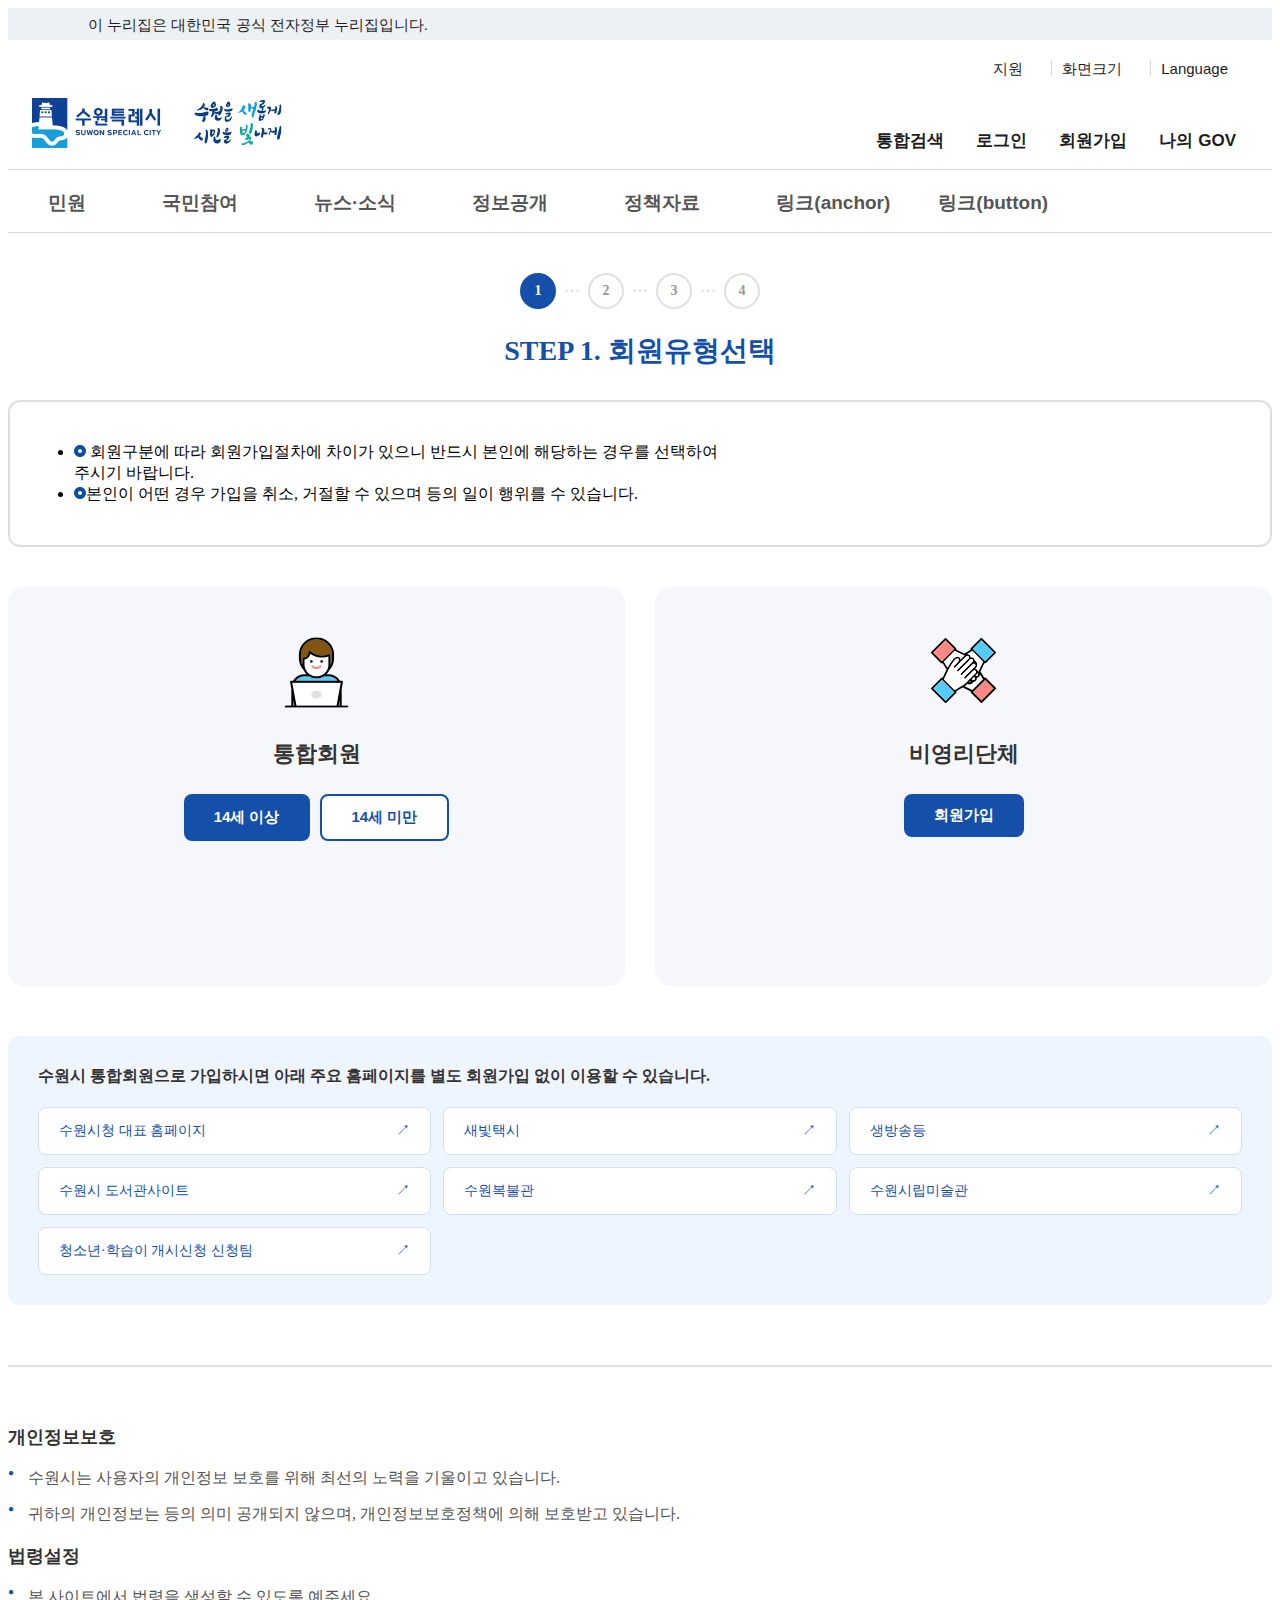
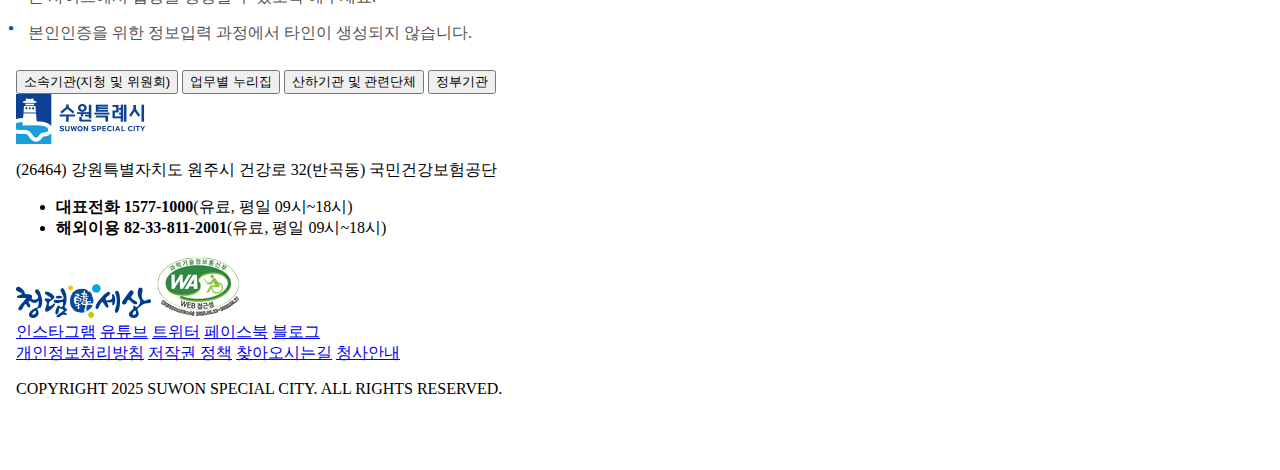
<file: Sign_Up/sign_up.html>
<!doctype html>
<html lang="ko">

<head>
    <meta charset="UTF-8">
    <meta http-equiv="X-UA-Compatible" content="IE=edge" />
    <meta name="viewport"
        content="width=device-width, initial-scale=1.0, maximum-scale=1.0, minimum-scale=1.0, user-scalable=no" />
    <meta name="keywords" content="" />
    <meta name="description" content="" />
    <meta name="format-detection" content="telephone=no" />
    <link rel="shortcut icon" type="image/x-icon" href="resources/img/guide/favicon.ico">
    <link rel="icon" type="image/png" sizes="200x200" href="resources/img/guide/favicon_200.png">


    <title>수원특례시청</title>
    <!-- <link href="resources/css/pattern.css" type="text/css" rel="stylesheet" /> -->
    <link href="https://cdn.jsdelivr.net/npm/bootstrap@5.3.8/dist/css/bootstrap.min.css" rel="stylesheet"
        integrity="sha384-sRIl4kxILFvY47J16cr9ZwB07vP4J8+LH7qKQnuqkuIAvNWLzeN8tE5YBujZqJLB" crossorigin="anonymous">
    <link rel="stylesheet" href="resources/css/my/resetpey.css">
    <style>
        /* iframe 스타일링 */
        #header-frame,
        #footer-frame {
            width: 100%;
            border: none;
            display: block;
            overflow: hidden;
        }

        #header-frame {
            height: 200px;
            /* 헤더 높이에 맞게 조정 */
        }

        #footer-frame {
            height: 400px;
            /* 푸터 높이에 맞게 조정 */
        }
    </style>
    <script>
        // iframe 높이 자동 조절
        function resizeIframe(iframe) {
            iframe.style.height = iframe.contentWindow.document.body.scrollHeight + 'px';
        }


    </script>
</head>

<body>
    <div id="wrap">

        <!-- 헤더 iframe -->
        <iframe id="header-frame" src="header.html" onload="resizeIframe(this)" scrolling="no"></iframe>

        <!-- 컨테이너 영역 -->
        <div id="container">
            <div class="inner">
                <div class="container">
                    <!-- Step Indicator -->
                    <div class="step-indicator">
                        <div class="step-circle active">1</div>
                        <span class="step-dots">···</span>
                        <div class="step-circle">2</div>
                        <span class="step-dots">···</span>
                        <div class="step-circle">3</div>
                        <span class="step-dots">···</span>
                        <div class="step-circle">4</div>
                    </div>

                    <h2 class="step-title">STEP 1. 회원유형선택</h2>

                    <!-- Info Box -->
                    <div class="info-box">


                        <ul>
                            <li><img src="/Css_and_other_files/img/component/icon/ico_blue_marker.svg" alt=""> 회원구분에 따라
                                회원가입절차에 차이가 있으니 반드시 본인에 해당하는 경우를 선택하여<br>주시기 바랍니다.</li>
                            <li><img id="blue-dot2" src="/Css_and_other_files/img/component/icon/ico_blue_marker.svg"
                                    alt="파란 점">본인이
                                어떤 경우 가입을 취소, 거절할 수 있으며 등의 일이 행위를 수 있습니다.</li>
                        </ul>



                    </div>

                    <!-- Member Type Cards -->
                    <div class="member-type-section">
                        <div class="type-cards">
                            <!-- 통합회원 -->
                            <div class="type-card cards">
                                <div class="type-card-icon">
                                    <img src="resources/img/Login/Human_Face.svg" alt="Face_Svg">
                                </div>
                                <h3 class="type-card-title">통합회원</h3>
                                <div class="type-card-buttons">
                                    <button class="btn-member-type btn-member-primary">14세 이상</button>
                                    <button class="btn-member-type btn-member-secondary">14세 미만</button>
                                </div>
                            </div>

                            <!-- 비영리단체 -->
                            <div class="type-card cards">
                                <div class="type-card-icon">
                                    <img src="resources/img/Login/Hands_Crossed.svg" alt="Hands_Svg">
                                </div>
                                <h3 class="type-card-title">비영리단체</h3>
                                <div class="type-card-buttons">
                                    <button class="btn-member-type btn-member-primary">회원가입</button>
                                </div>
                            </div>
                        </div>


                        <!-- Homepage Notice -->
                        <div class="homepage-notice">
                            <div class="homepage-notice-title">
                                수원시 통합회원으로 가입하시면 아래 주요 홈페이지를 별도 회원가입 없이 이용할 수 있습니다.
                            </div>
                            <div class="homepage-links">
                                <a href="#" class="homepage-link homepage-card">수원시청 대표 홈페이지</a>
                                <a href="#" class="homepage-link">새빛택시</a>
                                <a href="#" class="homepage-link">생방송등</a>
                                <a href="#" class="homepage-link">수원시 도서관사이트</a>
                                <a href="#" class="homepage-link">수원복불관</a>
                                <a href="#" class="homepage-link">수원시립미술관</a>
                                <a href="#" class="homepage-link">청소년·학습이 개시신청 신청팀</a>
                            </div>
                        </div>
                    </div>

                    <!-- Notice Section -->
                    <div class="notice-section">
                        <div class="row">
                            <div class="col-md-6">
                                <h3 class="notice-title">개인정보보호</h3>
                                <ul class="notice-list">
                                    <li>수원시는 사용자의 개인정보 보호를 위해 최선의 노력을 기울이고 있습니다.</li>
                                    <li>귀하의 개인정보는 등의 의미 공개되지 않으며, 개인정보보호정책에 의해 보호받고 있습니다.</li>
                                </ul>
                            </div>
                            <div class="col-md-6">
                                <h3 class="notice-title">법령설정</h3>
                                <ul class="notice-list">
                                    <li>본 사이트에서 법령을 생성할 수 있도록 예주세요.</li>
                                    <li>본인인증을 위한 정보입력 과정에서 타인이 생성되지 않습니다.</li>
                                </ul>
                            </div>
                        </div>
                    </div>
                </div>
            </div>
        </div>
        <!-- //컨테이너 영역 -->

        <!-- 푸터 iframe -->
        <iframe id="footer-frame" src="footer.html" onload="resizeIframe(this)" scrolling="no"></iframe>
    </div>

    <!-- 스크립트 : 라이브러리 -->
    <script src="resources/js/pattern/jquery.min.js"></script>

    <!-- 스크립트 : 패턴 페이지 -->

    <script src="resources/js/pattern/ui-pattern-script.js"></script>


    <!-- 스크립트 : 컴포넌트 -->
    <script src="resources/js/component/ui-script.js"></script>

    <script src="https://cdn.jsdelivr.net/npm/bootstrap@5.3.8/dist/js/bootstrap.bundle.min.js"
        integrity="sha384-FKyoEForCGlyvwx9Hj09JcYn3nv7wiPVlz7YYwJrWVcXK/BmnVDxM+D2scQbITxI"
        crossorigin="anonymous"></script>
</body>

</html>
</file>
<file: 10706/resources/css/pattern_css.css>
@charset "UTF-8";

/* ui/ux css */
@import url("output/c_kds.css");
@import url("output/c_initialize.css");
@import url("output/c_components.css");
@import url("output/c_forms.css");

/* sample css */
@import url("output/p_layout.css");
@import url("output/p_common.css");
@import url("output/p_content.css");
</file>
<file: 10706/resources/css/my/hyun.css>
@charset "UTF-8";

/*
# 프로젝트명 : [팀빌딩 Round2]팀 포스터 만들기
# 파일설명 : 팀 포스터를 만들기 위한 디자인 자료조사
# 파일버전 : 1.0.0
# 생성일 : 2025.05.31
# 생성자 : 노승현
# 수정일 : -
# 수정자 : -
# 작업내용 : 문서 환경설정 복습 적용
*/


#wrapper {
    overflow: hidden;
    position: relative;
    min-width: 1200px;
    background: #E1EDFA;
    background: linear-gradient(135deg, rgba(225, 237, 250, 1) 0%, rgba(255, 255, 255, 1) 100%);
}

.wrap {
    position: relative;
    width: 1200px;
    margin: 0 auto;
}

.wrap1000 {
    position: relative;
    width: 1000px;
    margin: 0 auto;
}

.wrap770 {
    position: relative;
    width: 770px;
    margin: 0 auto;
}

.skip {
    overflow: hidden;
}

a:link {
    color: #333333;
    text-decoration: none;
}

a:visited {
    color: #333333;
    text-decoration: none;
}

a:hover {
    text-decoration: underline;
}

a:active {
    text-decoration: underline;
}

a span {
    cursor: pointer;
}

a:hover {
    text-decoration: underline;
}

button {
    font-family: 'S-CoreDream', 'Malgun Gothic', '맑은 고딕', Dotum, '돋움', Helvetica, AppleSDGothicNeo, sans-serif;
    cursor: pointer;
}

input {
    font-family: 'S-CoreDream', 'Malgun Gothic', '맑은 고딕', Dotum, '돋움', Helvetica, AppleSDGothicNeo, sans-serif;
}

input[type="submit"] {
    cursor: pointer;
}

/* web */
@media screen and (max-width:1400px) {
    #wrapper {
        min-width: 1000px;
    }

    .wrap {
        width: 1000px;
    }

    .wrap1000 {
        width: 1000px;
    }
}

@media screen and (max-width:1200px) {
    #wrapper {
        min-width: 1000px;
    }

    .wrap {
        width: 1000px;
    }

    .wrap1000 {
        width: 900px;
    }
}

@media screen and (max-width:1000px) {
    #wrapper {
        min-width: auto;
    }

    .wrap {
        width: 94%;
    }

    .wrap1000 {
        width: 94%;
    }

    .wrap770 {
        width: 94%;
    }
}

@media screen and (max-width:640px) {
    .wrap770 {
        width: 94%;
    }

    .wrap1000 {
        width: auto;
    }
}

.login-border {
    background-color: white;
    border-top-right-radius: 10%;
    border-bottom-right-radius: 10%;
    box-shadow: 0px 0px 10px 0px gray;
    padding-top: 70px;
    padding-left: 70px;
    padding-right: 500px;
}

.login-font {
    color: #0c4da2;
    text-align: center;
    font-size: 50px;
}

.iddiv {
    margin-top: 150px;
}

.iddiv2 {
    margin-top: 50px;
}

#id {
    height: 70px;
    width: 100%;
    border-radius: 10px;
    border: 1px solid gray;
    outline: none;
    padding-left: 10px;
}

#id:focus {
    border: 1px solid black;
}

.loginbt {
    height: 70px;
    width: 100%;
    border-radius: 10px;
    background-color: #0c4da2;
    border: none;
    margin-top: 50px;
    text-align: center;
    color: white;
    font-size: 25px;

}

.container {
    display: flex;
    justify-content: flex-start;
    height: max-content;
    margin: 0;
    padding: 0;
}
</file>
<file: Sign_Up/resources/css/pattern.css>
@charset "UTF-8";

/* ui/ux css */
@import url("output/c_kds.css");
@import url("output/c_initialize.css");
@import url("output/c_components.css");
@import url("output/c_forms.css");

/* sample css */
@import url("output/p_layout.css");
@import url("output/p_common.css");
@import url("output/p_content.css");
</file>
<file: Sign_Up/resources/css/my/resetpey.css>
.step-indicator {
            display: flex;
            justify-content: center;
            align-items: center;
            gap: 8px;
            margin: 40px 0 20px;
        }

        .step-circle {
            width: 32px;
            height: 32px;
            border-radius: 50%;
            display: flex;
            align-items: center;
            justify-content: center;
            font-weight: 600;
            font-size: 14px;
            border: 2px solid #E0E0E0;
            color: #999;
            background: white;
        }

        .step-circle.active {
            background: #1450AA;
            border-color: #1450AA;
            color: white;
        }

        .step-dots {
            color: #E0E0E0;
            font-weight: bold;
        }

        .step-title {
            text-align: center;
            color: #1450AA;
            font-size: 28px;
            font-weight: 700;
            margin-bottom: 30px;
            font-family: 'HakgyoansimJiugaeR';
        }

        .info-box {
            border: 2px solid #DEDEDE;
            border-radius: 12px;
            padding: 24px;
            margin-bottom: 40px;
        }
        
        .info-box-text {
            position: relative;
            display: block;
            padding-left: 22px;
            letter-spacing: 0.05rem;
            font-family: 'S-CoreDream';
            line-height: 30px;
            word-break: keep-all;
        }

        .info-box-text::before {
            display: block;
            position: absolute;
            top: 8px;
            left: 0;
            content: "";
            width: 12px;
            height: 12px;
            border: 4px solid #0c4da2;
            border-radius: 50%;
        }

        .info-box p {
            /* 회원구분에 따라 회원가입절차에 차이가 있으니 반드시 본인에 해당하는 경우를 선택하여 주시기 바랍니다. */
            position: relative;
            left: 20px;
            font-family: 'Inter';
            font-style: normal;
            font-size: 16px;
            word-break: keep-all;
            letter-spacing: 0.05rem;
        }

        .member-type-section {
            margin: 40px 0;
        }

        .type-cards {
            display: flex;
            gap: 30px;
            justify-content: center;
            margin-bottom: 50px;
        }

        .type-card {
            background: #F5F7FA;
            border-radius: 16px;
            padding: 50px 60px;
            text-align: center;
            min-width: 280px;
        }

        .type-card-icon {
            width: 80px;
            height: 80px;
            margin: 0 auto 20px;
        }

        .type-card-title {
            font-size: 22px;
            font-weight: 700;
            color: #333;
            margin-bottom: 25px;
        }

        .type-card-buttons {
            display: flex;
            gap: 10px;
            justify-content: center;
        }

        .btn-member-type {
            padding: 12px 30px;
            border-radius: 8px;
            font-weight: 600;
            font-size: 15px;
            border: none;
            cursor: pointer;
            transition: all 0.3s;
        }

        .btn-member-primary {
            background: #1450AA;
            color: white;
        }

        .btn-member-primary:hover {
            background: #0f3d88;
        }

        .btn-member-secondary {
            background: white;
            color: #1450AA;
            border: 2px solid #1450AA;
        }

        .btn-member-secondary:hover {
            background: #f0f4fb;
        }

        .homepage-notice {
            background: #EFF5FF;
            border-radius: 12px;
            padding: 30px;
            margin-bottom: 50px;
        }

        .homepage-notice-title {
            font-size: 16px;
            font-weight: 700;
            color: #333;
            margin-bottom: 20px;
        }

        .homepage-links {
            display: grid;
            grid-template-columns: repeat(3, 1fr);
            gap: 12px;
        }

        .homepage-link {
            background: white;
            border: 1px solid #D0E0F5;
            border-radius: 8px;
            padding: 14px 20px;
            text-decoration: none;
            color: #1450AA;
            font-size: 14px;
            font-weight: 500;
            display: flex;
            align-items: center;
            justify-content: space-between;
            transition: all 0.3s;
        }

        .homepage-link:hover {
            background: #f5f9ff;
            border-color: #1450AA;
        }

        .homepage-link::after {
            content: "↗";
            font-size: 14px;
        }

        .notice-section {
            margin-top: 60px;
            padding-top: 40px;
            border-top: 2px solid #E0E0E0;
        }

        .notice-title {
            font-size: 18px;
            font-weight: 700;
            color: #333;
            margin-bottom: 15px;
        }

        .notice-list {
            list-style: none;
            padding: 0;
        }

        .notice-list li {
            position: relative;
            padding-left: 20px;
            margin-bottom: 10px;
            color: #555;
            line-height: 1.6;
        }

        .notice-list li:before {
            content: "●";
            position: absolute;
            left: 0;
            color: #1450AA;
            font-size: 10px;
        }

        .cards {
            /* Margin */

            width: 555px;
            height: 299px;
            max-height: 395px;

        }

        @media (max-width: 768px) {
            .type-cards {
                flex-direction: column;
            }

            .homepage-links {
                grid-template-columns: 1fr;
            }

            .type-card {
                padding: 40px 30px;
            }
        }
</file>
